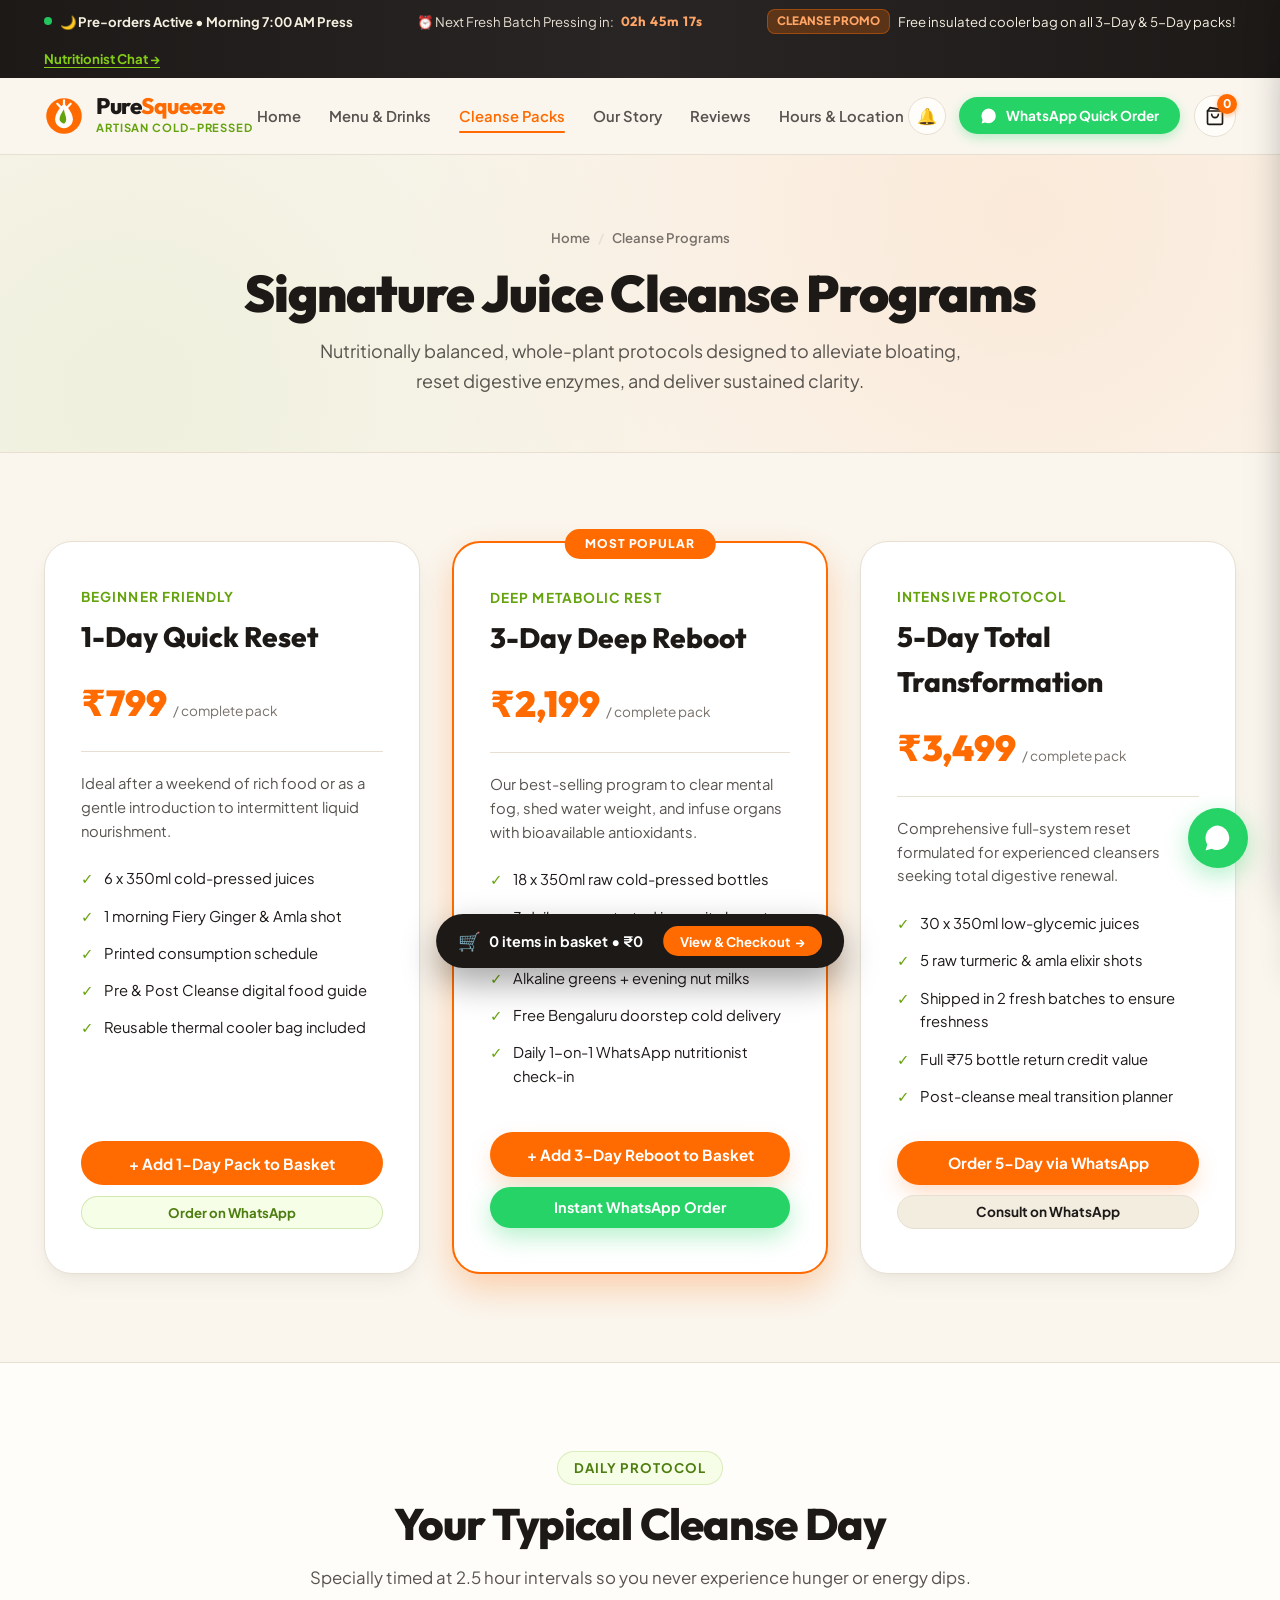
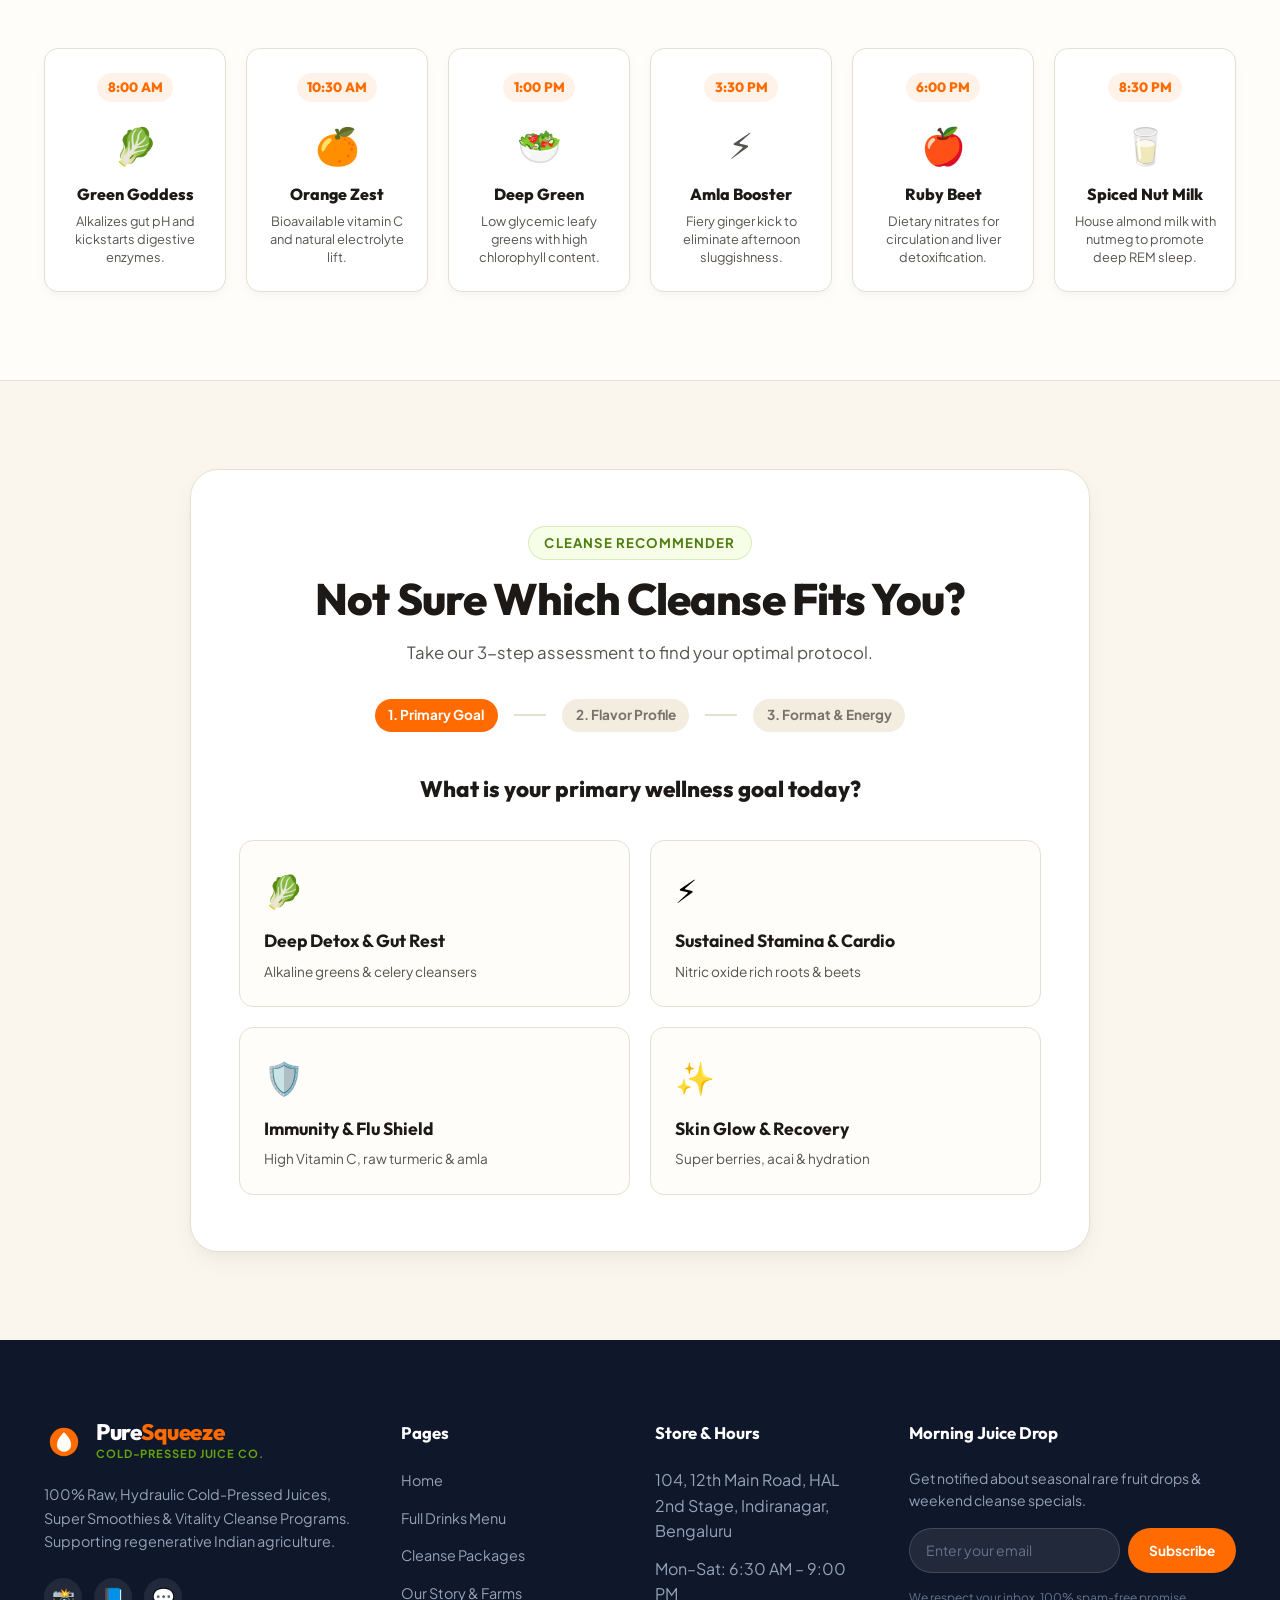
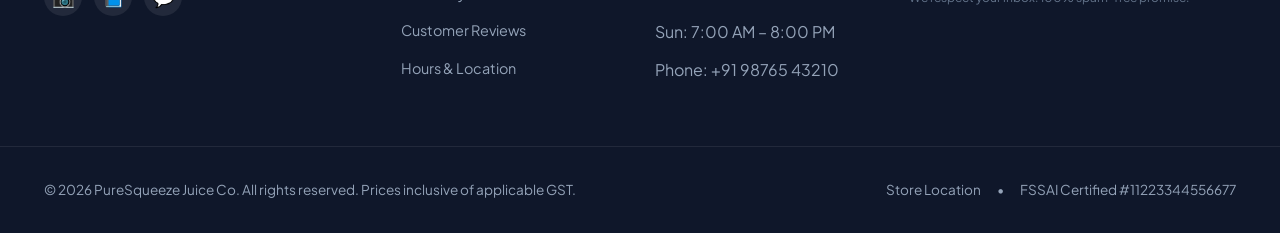
<file: cleanses.html>
<!DOCTYPE html>
<html lang="en">
<head>
  <meta charset="UTF-8">
  <meta name="viewport" content="width=device-width, initial-scale=1.0">
  <meta name="description" content="Nutritional Cold-Pressed Juice Cleanse Programs by PureSqueeze. 1-Day, 3-Day, and 5-Day resets with printed daily consumption schedules and free Bengaluru delivery.">
  <meta name="theme-color" content="#FF6B00">
  <title>Cleanse Programs &amp; Protocols | PureSqueeze Juice Co.</title>

  <!-- Google Fonts: Plus Jakarta Sans & Outfit -->
  <link rel="preconnect" href="https://fonts.googleapis.com">
  <link rel="preconnect" href="https://fonts.gstatic.com" crossorigin>
  <link href="https://fonts.googleapis.com/css2?family=Outfit:wght@400;500;600;700;800;900&family=Plus+Jakarta+Sans:wght@400;500;600;700&display=swap" rel="stylesheet">

  <!-- Main Stylesheet -->
  <link rel="stylesheet" href="style.css">
</head>
<body>

  <!-- ================= ANNOUNCEMENT BAR ================= -->
  <aside class="announcement-bar" aria-label="Store Announcement">
    <div class="container announcement-inner">
      <div class="status-live-indicator">
        <span class="live-dot"></span>
        <span id="storeStatusText">Open Now • Indiranagar Hub</span>
      </div>
      <div class="batch-countdown">
        <span>⏰ Next Fresh Batch Pressing in:</span>
        <strong id="batchCountdownTimer">02h 45m 18s</strong>
      </div>
      <div class="announcement-promo">
        <span class="promo-code-tag">CLEANSE PROMO</span>
        <span class="promo-desc">Free insulated cooler bag on all 3-Day &amp; 5-Day packs!</span>
      </div>
      <a href="https://wa.me/919876543210?text=Hi%20PureSqueeze!%20I'd%20like%20to%20consult%20a%20nutritionist%20about%20cleanses." target="_blank" rel="noopener noreferrer" class="announcement-link">
        Nutritionist Chat &rarr;
      </a>
    </div>
  </aside>

  <!-- ================= STICKY HEADER & NAVIGATION ================= -->
  <header class="site-header" id="header">
    <div class="container header-inner">
      <a href="index.html" class="brand-logo" aria-label="PureSqueeze Home">
        <div class="logo-mark" aria-hidden="true">
          <svg viewBox="0 0 36 36" fill="none" xmlns="http://www.w3.org/2000/svg">
            <circle cx="18" cy="18" r="16" fill="#FF6B00"/>
            <path d="M18 7C18 7 10 14 10 21C10 25.4 13.6 29 18 29C22.4 29 26 25.4 26 21C26 14 18 7 18 7Z" fill="#FFFDF9"/>
            <path d="M14 21C14 18 16 15 18 12C18 15 20 18 20 21C20 23.2 18.5 25 18 25C17.5 25 14 23.2 14 21Z" fill="#65A30D"/>
            <path d="M18 4V8M24 7L21 10M12 7L15 10" stroke="#FFFDF9" stroke-width="2" stroke-linecap="round"/>
          </svg>
        </div>
        <div class="logo-text">
          <span class="logo-title">Pure<span class="text-orange">Squeeze</span></span>
          <span class="logo-sub">Artisan Cold-Pressed</span>
        </div>
      </a>

      <!-- Desktop Navigation Links -->
      <nav class="nav-desktop" aria-label="Main Navigation">
        <ul class="nav-links">
          <li><a href="index.html" class="nav-link">Home</a></li>
          <li><a href="menu.html" class="nav-link">Menu &amp; Drinks</a></li>
          <li><a href="cleanses.html" class="nav-link active">Cleanse Packs</a></li>
          <li><a href="about.html" class="nav-link">Our Story</a></li>
          <li><a href="reviews.html" class="nav-link">Reviews</a></li>
          <li><a href="contact.html" class="nav-link">Hours &amp; Location</a></li>
        </ul>
      </nav>

      <!-- Header Action Buttons -->
      <div class="header-actions">
        <button id="soundToggleBtn" class="action-icon-btn" title="Toggle audio feedback" aria-label="Toggle Sound Effects">
          <span id="soundIcon">🔔</span>
        </button>

        <a href="https://wa.me/919876543210?text=Hi%20PureSqueeze!%20I%20would%20like%20to%20order%20a%20juice%20cleanse." target="_blank" rel="noopener noreferrer" class="btn btn-whatsapp-header">
          <svg class="whatsapp-icon" viewBox="0 0 24 24" fill="currentColor" width="18" height="18"><path d="M12.031 2C6.51 2 2.015 6.495 2.015 12.016c0 1.83.498 3.619 1.442 5.187L2 22l4.943-1.428a9.98 9.98 0 004.088 1.045h.004c5.52 0 10.015-4.495 10.015-10.016A10.02 10.02 0 0012.031 2z"/></svg>
          <span>WhatsApp Quick Order</span>
        </a>

        <button id="cartToggleBtn" class="cart-btn" aria-label="View Order Basket">
          <svg viewBox="0 0 24 24" fill="none" stroke="currentColor" stroke-width="2" stroke-linecap="round" stroke-linejoin="round" width="20" height="20">
            <path d="M6 2L3 6v14a2 2 0 002 2h14a2 2 0 002-2V6l-3-2z"></path>
            <line x1="3" y1="6" x2="21" y2="6"></line>
            <path d="M16 10a4 4 0 01-8 0"></path>
          </svg>
          <span class="cart-badge" id="cartCount">0</span>
        </button>

        <button id="mobileNavToggle" class="mobile-nav-toggle" aria-label="Toggle navigation menu" aria-expanded="false">
          <span class="hamburger-bar"></span>
          <span class="hamburger-bar"></span>
          <span class="hamburger-bar"></span>
        </button>
      </div>
    </div>

    <!-- Mobile Navigation Drawer -->
    <div id="mobileDrawer" class="mobile-drawer" aria-hidden="true">
      <div class="mobile-drawer-content">
        <div class="mobile-drawer-header">
          <span class="brand-title">Menu Navigation</span>
          <button id="mobileDrawerClose" class="drawer-close-btn" aria-label="Close navigation">&times;</button>
        </div>
        <ul class="mobile-nav-list">
          <li><a href="index.html" class="mobile-nav-link">🏠 Home</a></li>
          <li><a href="menu.html" class="mobile-nav-link">🥤 Full Drinks Menu</a></li>
          <li><a href="cleanses.html" class="mobile-nav-link active">🌱 Cleanse Programs</a></li>
          <li><a href="about.html" class="mobile-nav-link">🌿 Our Story &amp; Farms</a></li>
          <li><a href="reviews.html" class="mobile-nav-link">⭐ Customer Reviews</a></li>
          <li><a href="contact.html" class="mobile-nav-link">📍 Hours &amp; Location</a></li>
        </ul>
        <div class="mobile-drawer-footer">
          <a href="https://wa.me/919876543210?text=Hi%20PureSqueeze!%20I%20would%20like%20to%20order%20cold-pressed%20juices." target="_blank" rel="noopener noreferrer" class="btn btn-whatsapp-full">
            Order on WhatsApp (+91 98765 43210)
          </a>
        </div>
      </div>
    </div>
    <div id="drawerOverlay" class="drawer-overlay" aria-hidden="true"></div>
  </header>

  <!-- ================= PAGE BANNER ================= -->
  <section class="page-hero-banner">
    <div class="container">
      <nav class="breadcrumb-nav" aria-label="Breadcrumb">
        <a href="index.html">Home</a>
        <span class="breadcrumb-separator">/</span>
        <span>Cleanse Programs</span>
      </nav>
      <h1 class="page-banner-title">Signature Juice Cleanse Programs</h1>
      <p class="page-banner-sub">
        Nutritionally balanced, whole-plant protocols designed to alleviate bloating, reset digestive enzymes, and deliver sustained clarity.
      </p>
    </div>
  </section>

  <main>
    <!-- ================= CLEANSE PLANS GRID ================= -->
    <section class="section">
      <div class="container">
        <div class="cleanse-plans-grid">
          
          <!-- Plan 1: 1-Day Quick Reset -->
          <article class="cleanse-plan-card">
            <span class="plan-tier-name">Beginner Friendly</span>
            <h2 class="plan-title">1-Day Quick Reset</h2>
            <div class="plan-price-block">
              <span class="plan-price-num">₹799</span>
              <span class="plan-price-label">/ complete pack</span>
            </div>
            <p class="section-subtitle" style="font-size: 0.925rem; margin-bottom: 1.5rem;">
              Ideal after a weekend of rich food or as a gentle introduction to intermittent liquid nourishment.
            </p>
            <ul class="plan-features-list">
              <li><span>✓</span> 6 x 350ml cold-pressed juices</li>
              <li><span>✓</span> 1 morning Fiery Ginger &amp; Amla shot</li>
              <li><span>✓</span> Printed consumption schedule</li>
              <li><span>✓</span> Pre &amp; Post Cleanse digital food guide</li>
              <li><span>✓</span> Reusable thermal cooler bag included</li>
            </ul>
            <div style="display: flex; flex-direction: column; gap: 0.65rem;">
              <button class="btn btn-add-cart btn-quick-add" data-id="7" style="padding: 0.85rem; font-size: 0.95rem;">
                + Add 1-Day Pack to Basket
              </button>
              <a href="https://wa.me/919876543210?text=Hi%20PureSqueeze!%20I'd%20like%20to%20order%20the%201-Day%20Quick%20Reset%20Pack%20(₹799)." target="_blank" rel="noopener noreferrer" class="btn btn-wa-quick" style="text-align: center;">
                Order on WhatsApp
              </a>
            </div>
          </article>

          <!-- Plan 2: 3-Day Deep Reboot (Featured) -->
          <article class="cleanse-plan-card featured-plan">
            <span class="plan-ribbon">Most Popular</span>
            <span class="plan-tier-name">Deep Metabolic Rest</span>
            <h2 class="plan-title">3-Day Deep Reboot</h2>
            <div class="plan-price-block">
              <span class="plan-price-num">₹2,199</span>
              <span class="plan-price-label">/ complete pack</span>
            </div>
            <p class="section-subtitle" style="font-size: 0.925rem; margin-bottom: 1.5rem;">
              Our best-selling program to clear mental fog, shed water weight, and infuse organs with bioavailable antioxidants.
            </p>
            <ul class="plan-features-list">
              <li><span>✓</span> 18 x 350ml raw cold-pressed bottles</li>
              <li><span>✓</span> 3 daily concentrated immunity booster shots</li>
              <li><span>✓</span> Alkaline greens + evening nut milks</li>
              <li><span>✓</span> Free Bengaluru doorstep cold delivery</li>
              <li><span>✓</span> Daily 1-on-1 WhatsApp nutritionist check-in</li>
            </ul>
            <div style="display: flex; flex-direction: column; gap: 0.65rem;">
              <button class="btn btn-primary-hero btn-quick-add" data-id="8" style="padding: 0.85rem; font-size: 0.95rem;">
                + Add 3-Day Reboot to Basket
              </button>
              <a href="https://wa.me/919876543210?text=Hi%20PureSqueeze!%20I'd%20like%20to%20order%20the%203-Day%20Deep%20Reboot%20Cleanse%20(₹2,199)." target="_blank" rel="noopener noreferrer" class="btn btn-whatsapp-hero" style="font-size: 0.9rem; padding: 0.75rem;">
                Instant WhatsApp Order
              </a>
            </div>
          </article>

          <!-- Plan 3: 5-Day Master Cleanse -->
          <article class="cleanse-plan-card">
            <span class="plan-tier-name">Intensive Protocol</span>
            <h2 class="plan-title">5-Day Total Transformation</h2>
            <div class="plan-price-block">
              <span class="plan-price-num">₹3,499</span>
              <span class="plan-price-label">/ complete pack</span>
            </div>
            <p class="section-subtitle" style="font-size: 0.925rem; margin-bottom: 1.5rem;">
              Comprehensive full-system reset formulated for experienced cleansers seeking total digestive renewal.
            </p>
            <ul class="plan-features-list">
              <li><span>✓</span> 30 x 350ml low-glycemic juices</li>
              <li><span>✓</span> 5 raw turmeric &amp; amla elixir shots</li>
              <li><span>✓</span> Shipped in 2 fresh batches to ensure freshness</li>
              <li><span>✓</span> Full ₹75 bottle return credit value</li>
              <li><span>✓</span> Post-cleanse meal transition planner</li>
            </ul>
            <div style="display: flex; flex-direction: column; gap: 0.65rem;">
              <a href="https://wa.me/919876543210?text=Hi%20PureSqueeze!%20I'd%20like%20to%20order%20the%205-Day%20Total%20Transformation%20Cleanse%20(₹3,499)." target="_blank" rel="noopener noreferrer" class="btn btn-primary-hero" style="padding: 0.85rem; font-size: 0.95rem; text-align: center;">
                Order 5-Day via WhatsApp
              </a>
              <button class="btn btn-secondary-sm" onclick="showToast('Please consult our nutritionist on WhatsApp for 5-day customized blends!', '🌿')">
                Consult on WhatsApp
              </button>
            </div>
          </article>

        </div>
      </div>
    </section>

    <!-- ================= DAILY CLEANSE SCHEDULE TIMELINE ================= -->
    <section class="section cleanse-timeline-section">
      <div class="container">
        <div class="section-header text-center">
          <span class="section-tag">Daily Protocol</span>
          <h2 class="section-title">Your Typical Cleanse Day</h2>
          <p class="section-subtitle">Specially timed at 2.5 hour intervals so you never experience hunger or energy dips.</p>
        </div>

        <div class="timeline-grid">
          <div class="timeline-step-card">
            <span class="step-time">8:00 AM</span>
            <div class="step-drink-icon">🥬</div>
            <h3 class="step-drink-name">Green Goddess</h3>
            <p class="step-drink-purpose">Alkalizes gut pH and kickstarts digestive enzymes.</p>
          </div>

          <div class="timeline-step-card">
            <span class="step-time">10:30 AM</span>
            <div class="step-drink-icon">🍊</div>
            <h3 class="step-drink-name">Orange Zest</h3>
            <p class="step-drink-purpose">Bioavailable vitamin C and natural electrolyte lift.</p>
          </div>

          <div class="timeline-step-card">
            <span class="step-time">1:00 PM</span>
            <div class="step-drink-icon">🥗</div>
            <h3 class="step-drink-name">Deep Green</h3>
            <p class="step-drink-purpose">Low glycemic leafy greens with high chlorophyll content.</p>
          </div>

          <div class="timeline-step-card">
            <span class="step-time">3:30 PM</span>
            <div class="step-drink-icon">⚡</div>
            <h3 class="step-drink-name">Amla Booster</h3>
            <p class="step-drink-purpose">Fiery ginger kick to eliminate afternoon sluggishness.</p>
          </div>

          <div class="timeline-step-card">
            <span class="step-time">6:00 PM</span>
            <div class="step-drink-icon">🍎</div>
            <h3 class="step-drink-name">Ruby Beet</h3>
            <p class="step-drink-purpose">Dietary nitrates for circulation and liver detoxification.</p>
          </div>

          <div class="timeline-step-card">
            <span class="step-time">8:30 PM</span>
            <div class="step-drink-icon">🥛</div>
            <h3 class="step-drink-name">Spiced Nut Milk</h3>
            <p class="step-drink-purpose">House almond milk with nutmeg to promote deep REM sleep.</p>
          </div>
        </div>
      </div>
    </section>

    <!-- ================= QUIZ WIZARD ================= -->
    <section class="section quiz-section" id="quiz">
      <div class="container">
        <div class="quiz-card-wrapper">
          <div class="quiz-header text-center">
            <span class="section-tag">Cleanse Recommender</span>
            <h2 class="section-title">Not Sure Which Cleanse Fits You?</h2>
            <p class="section-subtitle">Take our 3-step assessment to find your optimal protocol.</p>
          </div>

          <div class="quiz-steps-indicator">
            <div class="quiz-step-dot active" data-step="1">1. Primary Goal</div>
            <div class="quiz-step-line"></div>
            <div class="quiz-step-dot" data-step="2">2. Flavor Profile</div>
            <div class="quiz-step-line"></div>
            <div class="quiz-step-dot" data-step="3">3. Format &amp; Energy</div>
          </div>

          <div class="quiz-step-pane active" id="quizStep1">
            <h3 class="quiz-question">What is your primary wellness goal today?</h3>
            <div class="quiz-options-grid">
              <button class="quiz-option-btn" data-goal="detox">
                <span class="opt-icon">🥬</span>
                <strong>Deep Detox &amp; Gut Rest</strong>
                <small>Alkaline greens &amp; celery cleansers</small>
              </button>
              <button class="quiz-option-btn" data-goal="energy">
                <span class="opt-icon">⚡</span>
                <strong>Sustained Stamina &amp; Cardio</strong>
                <small>Nitric oxide rich roots &amp; beets</small>
              </button>
              <button class="quiz-option-btn" data-goal="immunity">
                <span class="opt-icon">🛡️</span>
                <strong>Immunity &amp; Flu Shield</strong>
                <small>High Vitamin C, raw turmeric &amp; amla</small>
              </button>
              <button class="quiz-option-btn" data-goal="glow">
                <span class="opt-icon">✨</span>
                <strong>Skin Glow &amp; Recovery</strong>
                <small>Super berries, acai &amp; hydration</small>
              </button>
            </div>
          </div>

          <div class="quiz-step-pane" id="quizStep2">
            <h3 class="quiz-question">What flavor profile do you crave?</h3>
            <div class="quiz-options-grid">
              <button class="quiz-option-btn" data-flavor="citrus">
                <span class="opt-icon">🍊</span>
                <strong>Zesty &amp; Refreshing Citrus</strong>
                <small>Sweet orange, mosambi &amp; mint</small>
              </button>
              <button class="quiz-option-btn" data-flavor="earthy">
                <span class="opt-icon">🥗</span>
                <strong>Pure Earthy Green &amp; Crisp</strong>
                <small>Cucumber, celery, apple &amp; greens</small>
              </button>
              <button class="quiz-option-btn" data-flavor="tropical">
                <span class="opt-icon">🥭</span>
                <strong>Creamy &amp; Tropical Sweet</strong>
                <small>Alphonso mango, coconut &amp; banana</small>
              </button>
              <button class="quiz-option-btn" data-flavor="spicy">
                <span class="opt-icon">🔥</span>
                <strong>Fiery &amp; Concentrated Kick</strong>
                <small>Raw ginger, black pepper &amp; amla</small>
              </button>
            </div>
            <div class="quiz-nav-row">
              <button class="btn btn-secondary-sm quiz-back-btn" data-back="1">&larr; Back</button>
            </div>
          </div>

          <div class="quiz-step-pane" id="quizStep3">
            <h3 class="quiz-question">How do you prefer to consume it?</h3>
            <div class="quiz-options-grid">
              <button class="quiz-option-btn" data-format="bottle">
                <span class="opt-icon">🥤</span>
                <strong>Single 350ml Daily Refresher</strong>
                <small>Perfect morning or mid-day sip</small>
              </button>
              <button class="quiz-option-btn" data-format="shot">
                <span class="opt-icon">⚡</span>
                <strong>Concentrated 60ml Potent Shot</strong>
                <small>Rapid 15-minute bioavailable surge</small>
              </button>
              <button class="quiz-option-btn" data-format="cleanse">
                <span class="opt-icon">📦</span>
                <strong>Full Multi-Bottle Cleanse Pack</strong>
                <small>Structured 1 to 3 day reset regimen</small>
              </button>
            </div>
            <div class="quiz-nav-row">
              <button class="btn btn-secondary-sm quiz-back-btn" data-back="2">&larr; Back</button>
            </div>
          </div>

          <div class="quiz-result-pane" id="quizResultPane">
            <div class="quiz-result-card" id="quizResultCard"></div>
            <div class="text-center quiz-restart-row">
              <button class="btn btn-secondary-sm" id="quizRestartBtn">🔄 Retake Quiz</button>
            </div>
          </div>
        </div>
      </div>
    </section>
  </main>

  <!-- ================= FOOTER ================= -->
  <footer class="site-footer">
    <div class="container footer-grid">
      <div class="footer-col brand-col">
        <div class="brand-logo footer-logo">
          <div class="logo-mark" aria-hidden="true">
            <svg viewBox="0 0 36 36" fill="none" width="32" height="32">
              <circle cx="18" cy="18" r="16" fill="#FF6B00"/>
              <path d="M18 7C18 7 10 14 10 21C10 25.4 13.6 29 18 29C22.4 29 26 25.4 26 21C26 14 18 7 18 7Z" fill="#FFFDF9"/>
            </svg>
          </div>
          <div class="logo-text">
            <span class="logo-title text-light">Pure<span class="text-orange">Squeeze</span></span>
            <span class="logo-sub text-muted">Cold-Pressed Juice Co.</span>
          </div>
        </div>
        <p class="footer-bio">
          100% Raw, Hydraulic Cold-Pressed Juices, Super Smoothies &amp; Vitality Cleanse Programs. Supporting regenerative Indian agriculture.
        </p>
        <div class="footer-socials">
          <a href="https://instagram.com" target="_blank" rel="noopener noreferrer" aria-label="Instagram" class="social-icon">📸</a>
          <a href="https://facebook.com" target="_blank" rel="noopener noreferrer" aria-label="Facebook" class="social-icon">📘</a>
          <a href="https://wa.me/919876543210" target="_blank" rel="noopener noreferrer" aria-label="WhatsApp" class="social-icon">💬</a>
        </div>
      </div>

      <div class="footer-col">
        <h4 class="footer-heading">Pages</h4>
        <ul class="footer-links">
          <li><a href="index.html">Home</a></li>
          <li><a href="menu.html">Full Drinks Menu</a></li>
          <li><a href="cleanses.html">Cleanse Packages</a></li>
          <li><a href="about.html">Our Story &amp; Farms</a></li>
          <li><a href="reviews.html">Customer Reviews</a></li>
          <li><a href="contact.html">Hours &amp; Location</a></li>
        </ul>
      </div>

      <div class="footer-col">
        <h4 class="footer-heading">Store &amp; Hours</h4>
        <ul class="footer-links">
          <li>104, 12th Main Road, HAL 2nd Stage, Indiranagar, Bengaluru</li>
          <li>Mon–Sat: 6:30 AM – 9:00 PM</li>
          <li>Sun: 7:00 AM – 8:00 PM</li>
          <li>Phone: +91 98765 43210</li>
        </ul>
      </div>

      <div class="footer-col newsletter-col">
        <h4 class="footer-heading">Morning Juice Drop</h4>
        <p class="newsletter-sub">Get notified about seasonal rare fruit drops &amp; weekend cleanse specials.</p>
        <form id="newsletterForm" class="newsletter-form">
          <input type="email" id="newsletterEmail" placeholder="Enter your email" required>
          <button type="submit" class="btn btn-primary-sm">Subscribe</button>
        </form>
        <small class="newsletter-privacy">We respect your inbox. 100% spam-free promise.</small>
      </div>
    </div>

    <div class="footer-bottom">
      <div class="container footer-bottom-inner">
        <p>&copy; 2026 PureSqueeze Juice Co. All rights reserved. Prices inclusive of applicable GST.</p>
        <div class="footer-bottom-links">
          <a href="contact.html">Store Location</a>
          <span>•</span>
          <a href="#">FSSAI Certified #11223344556677</a>
        </div>
      </div>
    </div>
  </footer>

  <!-- ================= ADVANCED CART DRAWER ================= -->
  <aside id="cartDrawer" class="cart-drawer" aria-label="WhatsApp Order Basket" aria-hidden="true">
    <div class="cart-drawer-inner">
      <div class="cart-header">
        <div class="cart-title-box">
          <span class="cart-icon">🛍️</span>
          <h3>Your Juice Basket</h3>
        </div>
        <button id="cartCloseBtn" class="cart-close-btn" aria-label="Close Basket">&times;</button>
      </div>

      <div class="delivery-progress-container">
        <div class="delivery-progress-label">
          <span id="deliveryProgressText">Add ₹499 more for Free Delivery!</span>
        </div>
        <div class="progress-track">
          <div class="progress-fill" id="deliveryProgressFill" style="width: 0%;"></div>
        </div>
      </div>

      <div class="cart-items-list" id="cartItemsList"></div>

      <div class="cart-promo-section">
        <div class="promo-input-group">
          <input type="text" id="promoCodeInput" placeholder="Promo code (e.g. FRESH15)">
          <button id="applyPromoBtn" class="btn btn-secondary-sm">Apply</button>
        </div>
        <div id="promoMessage" class="promo-msg"></div>
      </div>

      <div class="cart-delivery-slot">
        <label for="deliverySlotSelect">Preferred Delivery Slot:</label>
        <select id="deliverySlotSelect">
          <option value="Morning Delivery (7:00 AM – 9:00 AM)">Morning Delivery (7:00 AM – 9:00 AM)</option>
          <option value="Mid-day Delivery (12:00 PM – 2:00 PM)">Mid-day Delivery (12:00 PM – 2:00 PM)</option>
          <option value="Evening Delivery (5:00 PM – 7:00 PM)">Evening Delivery (5:00 PM – 7:00 PM)</option>
          <option value="Immediate Express (within 45 mins)">Immediate Express (within 45 mins)</option>
        </select>
      </div>

      <div class="cart-footer">
        <div class="cart-summary-breakdown">
          <div class="summary-line">
            <span>Item Subtotal:</span>
            <span id="cartSubtotalText">₹0</span>
          </div>
          <div class="summary-line" id="discountRow" style="display: none;">
            <span>Discount Applied:</span>
            <span class="text-orange" id="cartDiscountText">-₹0</span>
          </div>
          <div class="summary-line">
            <span>Delivery Fee:</span>
            <span id="cartDeliveryFeeText">₹40</span>
          </div>
          <div class="summary-line total-line">
            <strong>Grand Total:</strong>
            <strong id="cartGrandTotal">₹0</strong>
          </div>
        </div>

        <button id="whatsappCheckoutBtn" class="btn btn-whatsapp-full" disabled>
          <span>Confirm on WhatsApp</span>
          <svg class="whatsapp-icon" viewBox="0 0 24 24" fill="currentColor" width="18" height="18"><path d="M12.031 2C6.51 2 2.015 6.495 2.015 12.016c0 1.83.498 3.619 1.442 5.187L2 22l4.943-1.428a9.98 9.98 0 004.088 1.045h.004c5.52 0 10.015-4.495 10.015-10.016A10.02 10.02 0 0012.031 2z"/></svg>
        </button>
      </div>
    </div>
  </aside>
  <div id="cartOverlay" class="cart-overlay" aria-hidden="true"></div>

  <!-- ================= FLOATING CART PILL & WHATSAPP ================= -->
  <div id="floatingCartPill" class="floating-cart-pill" aria-hidden="true">
    <div class="pill-content">
      <span class="pill-icon">🛒</span>
      <span id="floatingCartPillText">0 items in basket • ₹0</span>
    </div>
    <button id="floatingCartPillBtn" class="btn btn-pill-order">
      <span>View &amp; Checkout</span>
      &rarr;
    </button>
  </div>

  <a 
    href="https://wa.me/919876543210?text=Hi%20PureSqueeze!%20I'd%20like%20to%20order%20a%20juice%20cleanse%20pack." 
    target="_blank" 
    rel="noopener noreferrer" 
    class="floating-whatsapp-btn" 
    aria-label="Order on WhatsApp (+91 98765 43210)"
    title="Instant WhatsApp Order"
  >
    <svg class="whatsapp-icon" viewBox="0 0 24 24" fill="currentColor" width="30" height="30" aria-hidden="true">
      <path d="M12.031 2C6.51 2 2.015 6.495 2.015 12.016c0 1.83.498 3.619 1.442 5.187L2 22l4.943-1.428a9.98 9.98 0 004.088 1.045h.004c5.52 0 10.015-4.495 10.015-10.016A10.02 10.02 0 0012.031 2z"/>
    </svg>
    <span class="whatsapp-tooltip">Order on WhatsApp</span>
  </a>

  <div id="toastNotification" class="toast-box" role="status" aria-live="polite"></div>

  <script src="script.js"></script>
</body>
</html>
</file>
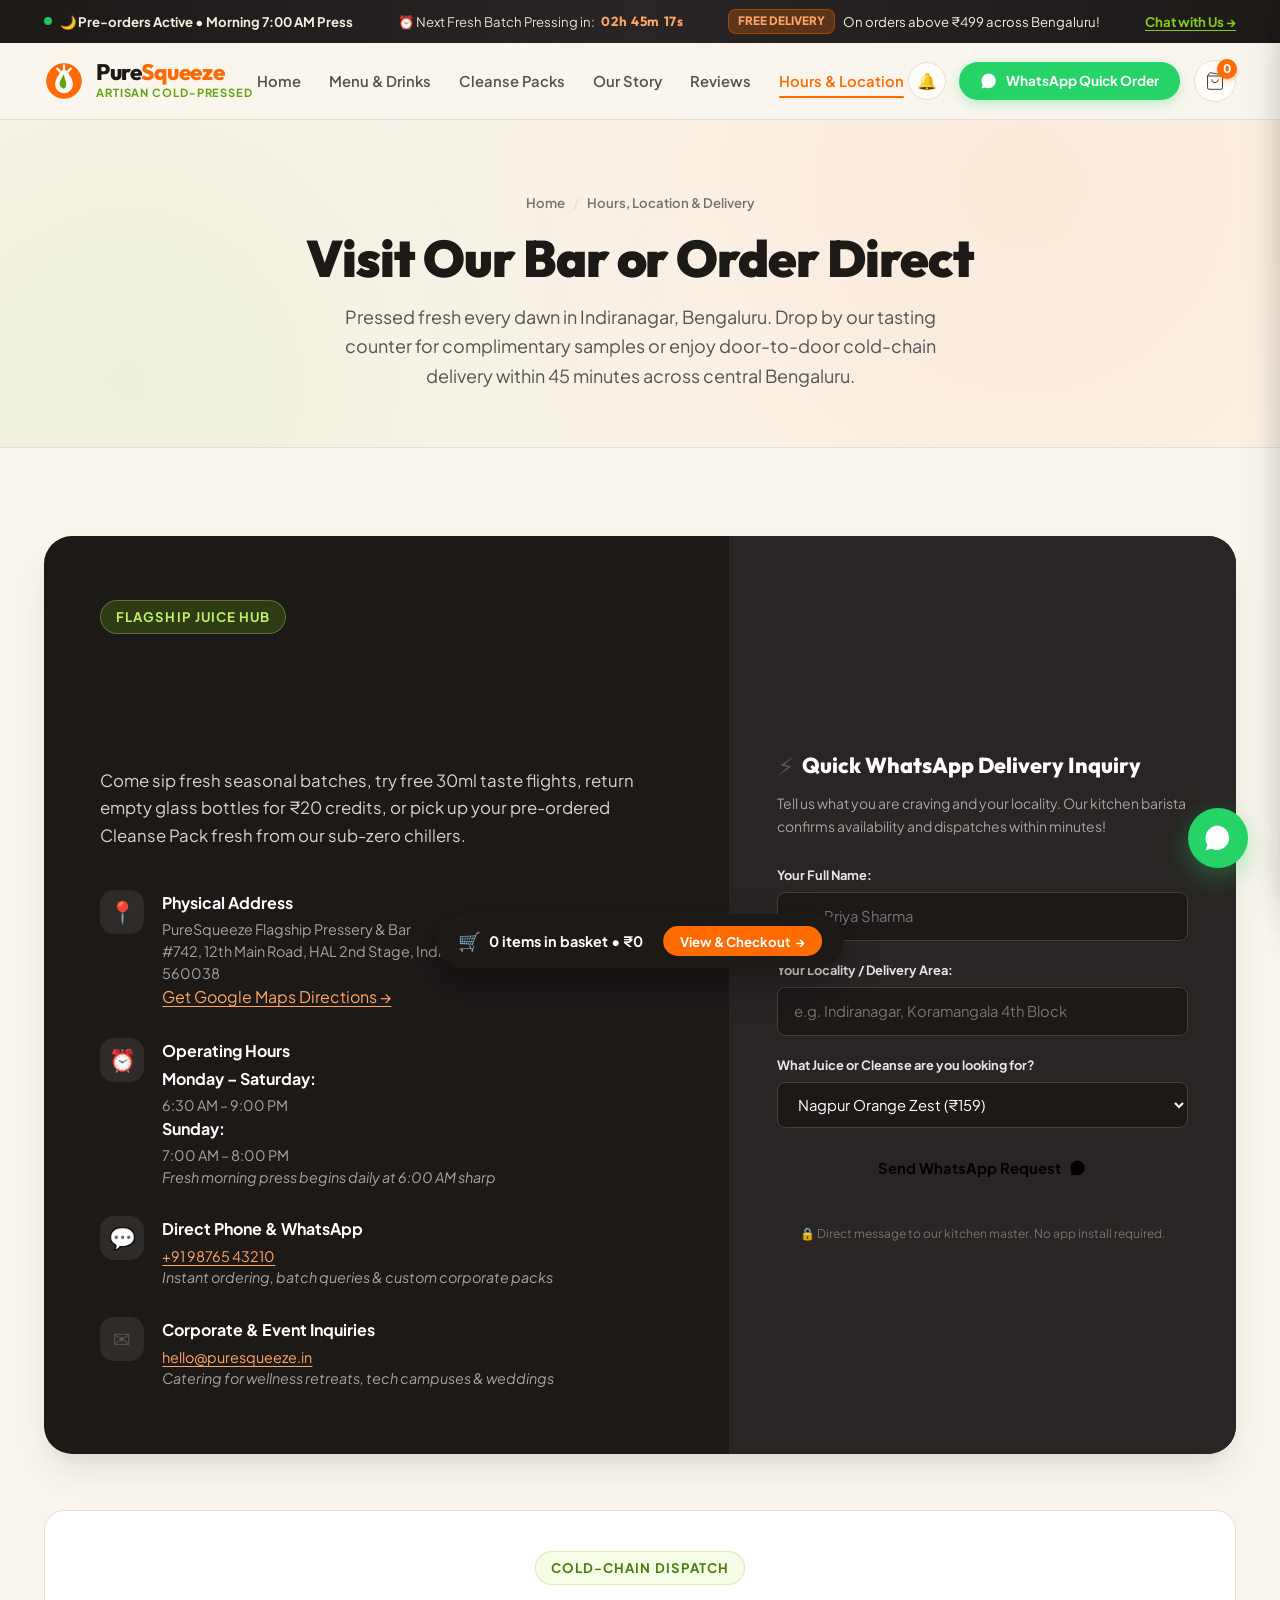
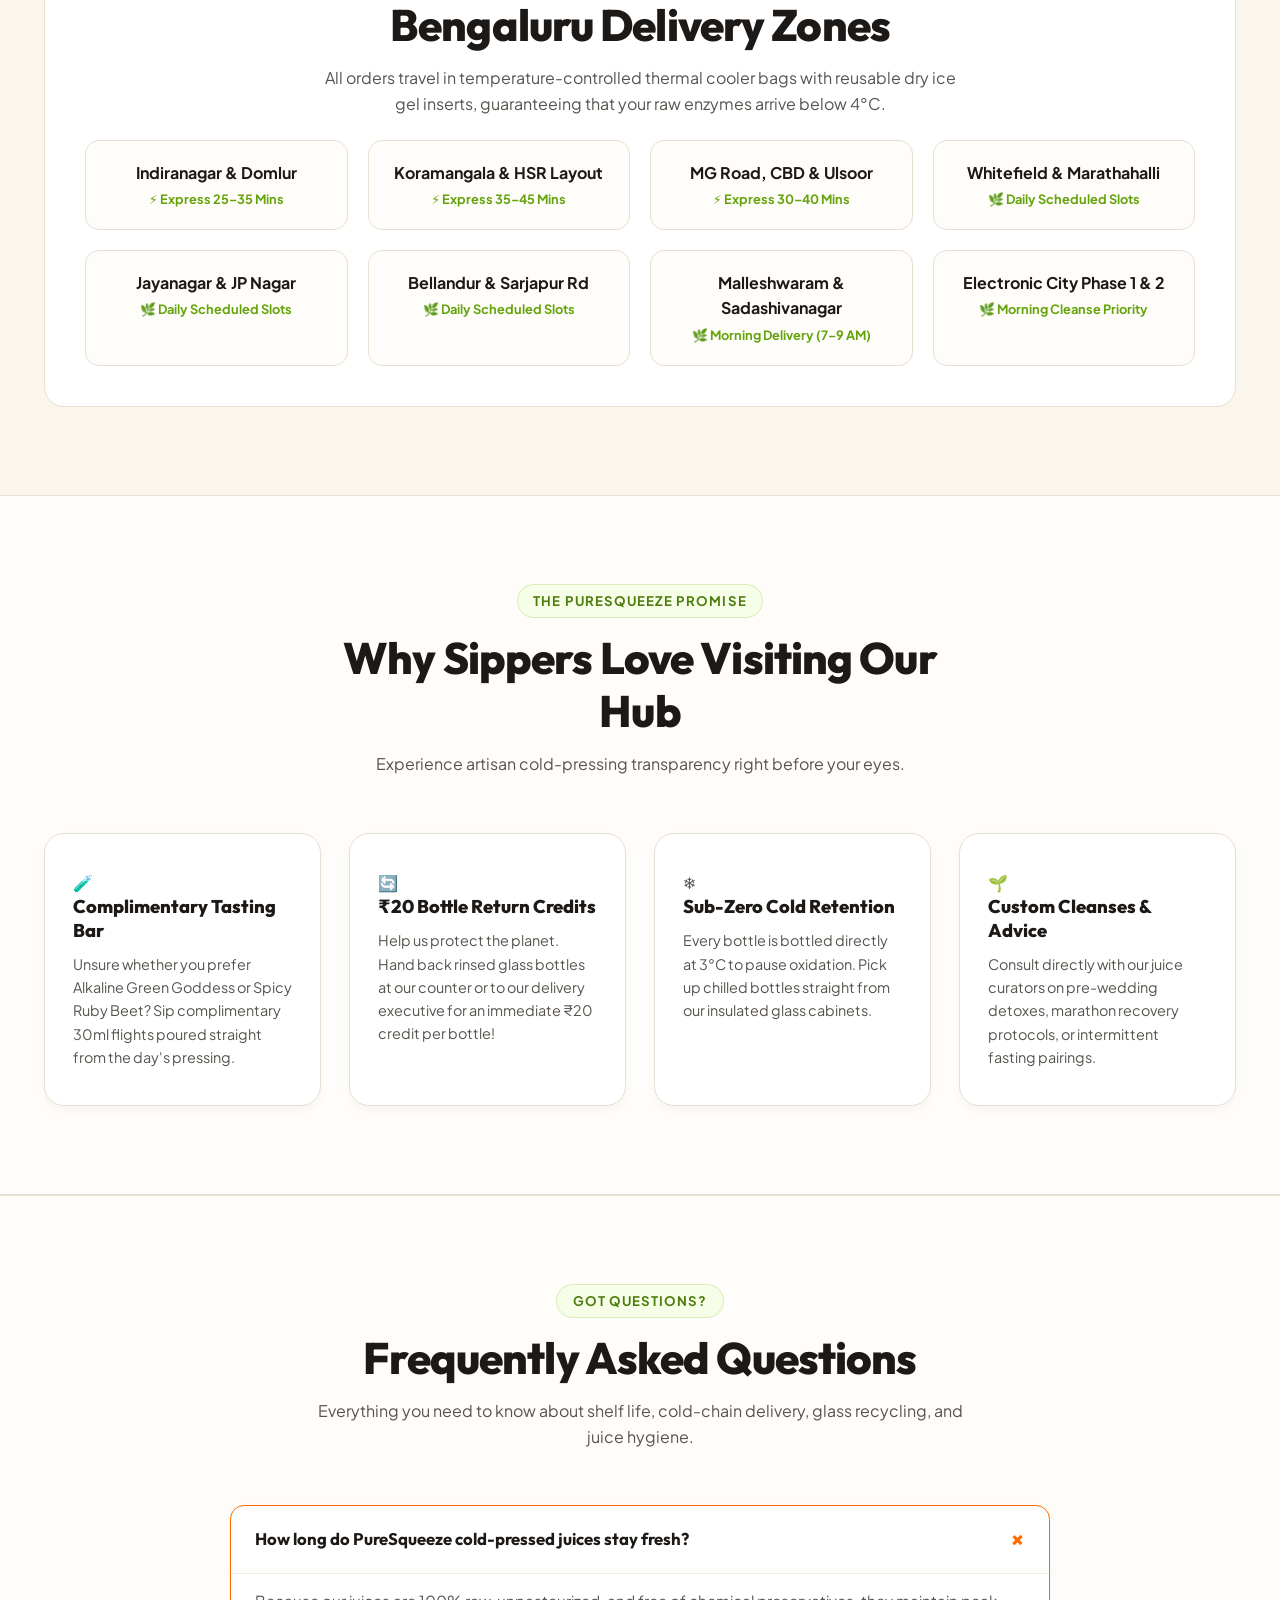
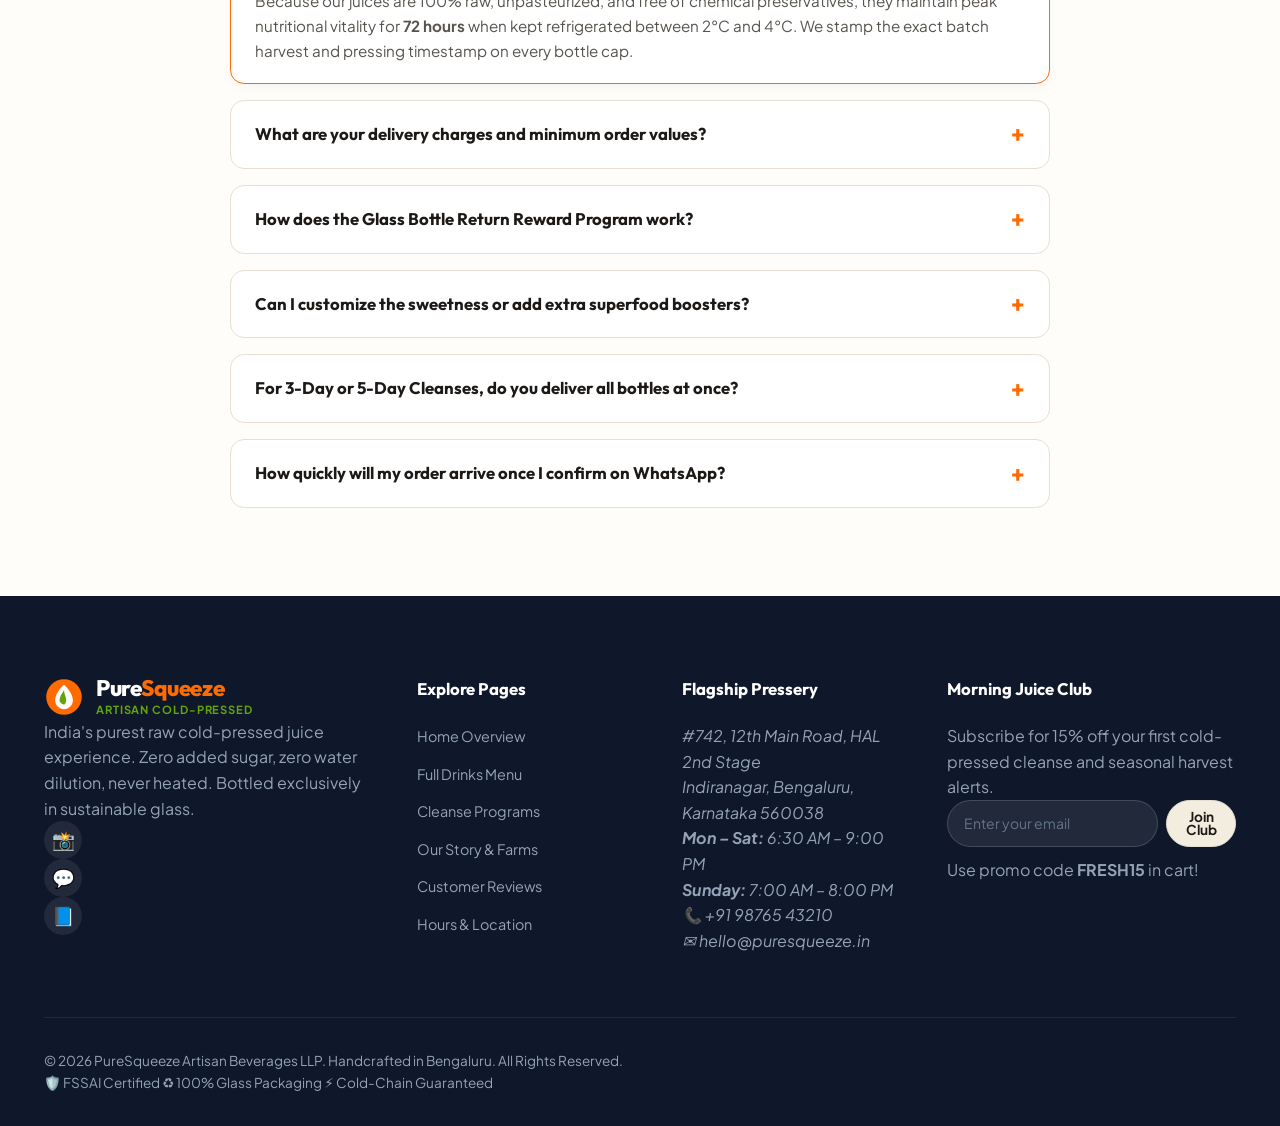
<file: contact.html>
<!DOCTYPE html>
<html lang="en">
<head>
  <meta charset="UTF-8">
  <meta name="viewport" content="width=device-width, initial-scale=1.0">
  <meta name="description" content="Visit PureSqueeze cold-pressed juice bar in Indiranagar, Bengaluru or order doorstep cold-chain delivery. Check store hours, delivery zones, and FAQs.">
  <meta name="theme-color" content="#FF6B00">
  <title>Hours, Location &amp; Delivery | PureSqueeze Artisan Cold-Pressed</title>

  <!-- Google Fonts: Plus Jakarta Sans & Outfit -->
  <link rel="preconnect" href="https://fonts.googleapis.com">
  <link rel="preconnect" href="https://fonts.gstatic.com" crossorigin>
  <link href="https://fonts.googleapis.com/css2?family=Outfit:wght@400;500;600;700;800;900&family=Plus+Jakarta+Sans:wght@400;500;600;700&display=swap" rel="stylesheet">

  <!-- Main Stylesheet -->
  <link rel="stylesheet" href="style.css">
</head>
<body>

  <!-- ================= ANNOUNCEMENT BAR ================= -->
  <aside class="announcement-bar" aria-label="Store Announcement">
    <div class="container announcement-inner">
      <div class="status-live-indicator">
        <span class="live-dot"></span>
        <span id="storeStatusText">Open Now • Indiranagar Hub</span>
      </div>
      <div class="batch-countdown">
        <span>⏰ Next Fresh Batch Pressing in:</span>
        <strong id="batchCountdownTimer">02h 45m 18s</strong>
      </div>
      <div class="announcement-promo">
        <span class="promo-code-tag">FREE DELIVERY</span>
        <span class="promo-desc">On orders above ₹499 across Bengaluru!</span>
      </div>
      <a href="https://wa.me/919876543210?text=Hi%20PureSqueeze!%20I'd%20like%20to%20order%20cold-pressed%20juices." target="_blank" rel="noopener noreferrer" class="announcement-link">
        Chat with Us &rarr;
      </a>
    </div>
  </aside>

  <!-- ================= STICKY HEADER & NAVIGATION ================= -->
  <header class="site-header" id="header">
    <div class="container header-inner">
      <a href="index.html" class="brand-logo" aria-label="PureSqueeze Home">
        <div class="logo-mark" aria-hidden="true">
          <svg viewBox="0 0 36 36" fill="none" xmlns="http://www.w3.org/2000/svg">
            <circle cx="18" cy="18" r="16" fill="#FF6B00"/>
            <path d="M18 7C18 7 10 14 10 21C10 25.4 13.6 29 18 29C22.4 29 26 25.4 26 21C26 14 18 7 18 7Z" fill="#FFFDF9"/>
            <path d="M14 21C14 18 16 15 18 12C18 15 20 18 20 21C20 23.2 18.5 25 18 25C17.5 25 14 23.2 14 21Z" fill="#65A30D"/>
            <path d="M18 4V8M24 7L21 10M12 7L15 10" stroke="#FFFDF9" stroke-width="2" stroke-linecap="round"/>
          </svg>
        </div>
        <div class="logo-text">
          <span class="logo-title">Pure<span class="text-orange">Squeeze</span></span>
          <span class="logo-sub">Artisan Cold-Pressed</span>
        </div>
      </a>

      <!-- Desktop Navigation Links -->
      <nav class="nav-desktop" aria-label="Main Navigation">
        <ul class="nav-links">
          <li><a href="index.html" class="nav-link">Home</a></li>
          <li><a href="menu.html" class="nav-link">Menu &amp; Drinks</a></li>
          <li><a href="cleanses.html" class="nav-link">Cleanse Packs</a></li>
          <li><a href="about.html" class="nav-link">Our Story</a></li>
          <li><a href="reviews.html" class="nav-link">Reviews</a></li>
          <li><a href="contact.html" class="nav-link active">Hours &amp; Location</a></li>
        </ul>
      </nav>

      <!-- Header Action Buttons -->
      <div class="header-actions">
        <button id="soundToggleBtn" class="action-icon-btn" title="Toggle audio feedback" aria-label="Toggle Sound Effects">
          <span id="soundIcon">🔔</span>
        </button>

        <a href="https://wa.me/919876543210?text=Hi%20PureSqueeze!%20I'd%20like%20to%20order%20cold-pressed%20juices." target="_blank" rel="noopener noreferrer" class="btn btn-whatsapp-header">
          <svg class="whatsapp-icon" viewBox="0 0 24 24" fill="currentColor" width="18" height="18"><path d="M12.031 2C6.51 2 2.015 6.495 2.015 12.016c0 1.83.498 3.619 1.442 5.187L2 22l4.943-1.428a9.98 9.98 0 004.088 1.045h.004c5.52 0 10.015-4.495 10.015-10.016A10.02 10.02 0 0012.031 2z"/></svg>
          <span>WhatsApp Quick Order</span>
        </a>

        <button id="cartToggleBtn" class="cart-btn" aria-label="View Order Basket">
          <svg viewBox="0 0 24 24" fill="none" stroke="currentColor" width="20" height="20">
            <path d="M6 2L3 6v14a2 2 0 002 2h14a2 2 0 002-2V6l-3-2z"></path>
            <line x1="3" y1="6" x2="21" y2="6"></line>
            <path d="M16 10a4 4 0 01-8 0"></path>
          </svg>
          <span class="cart-badge" id="cartCount">0</span>
        </button>

        <button id="mobileNavToggle" class="mobile-nav-toggle" aria-label="Toggle navigation menu" aria-expanded="false">
          <span class="hamburger-bar"></span>
          <span class="hamburger-bar"></span>
          <span class="hamburger-bar"></span>
        </button>
      </div>
    </div>

    <!-- Mobile Drawer -->
    <div id="mobileDrawer" class="mobile-drawer" aria-hidden="true">
      <div class="mobile-drawer-content">
        <div class="mobile-drawer-header">
          <span class="brand-title">Menu Navigation</span>
          <button id="mobileDrawerClose" class="drawer-close-btn" aria-label="Close navigation">&times;</button>
        </div>
        <ul class="mobile-nav-list">
          <li><a href="index.html" class="mobile-nav-link">🏠 Home</a></li>
          <li><a href="menu.html" class="mobile-nav-link">🥤 Full Drinks Menu</a></li>
          <li><a href="cleanses.html" class="mobile-nav-link">🌱 Cleanse Programs</a></li>
          <li><a href="about.html" class="mobile-nav-link">🌿 Our Story &amp; Farms</a></li>
          <li><a href="reviews.html" class="mobile-nav-link">⭐ Customer Reviews</a></li>
          <li><a href="contact.html" class="mobile-nav-link active">📍 Hours &amp; Location</a></li>
        </ul>
        <div class="mobile-drawer-footer">
          <a href="https://wa.me/919876543210?text=Hi%20PureSqueeze!%20I%20would%20like%20to%20order%20cold-pressed%20juices." target="_blank" rel="noopener noreferrer" class="btn btn-whatsapp-full">
            Order on WhatsApp (+91 98765 43210)
          </a>
        </div>
      </div>
    </div>
    <div id="drawerOverlay" class="drawer-overlay" aria-hidden="true"></div>
  </header>

  <!-- ================= PAGE BANNER ================= -->
  <section class="page-hero-banner">
    <div class="container">
      <nav class="breadcrumb-nav" aria-label="Breadcrumb">
        <a href="index.html">Home</a>
        <span class="breadcrumb-separator">/</span>
        <span>Hours, Location &amp; Delivery</span>
      </nav>
      <h1 class="page-banner-title">Visit Our Bar or Order Direct</h1>
      <p class="page-banner-sub">
        Pressed fresh every dawn in Indiranagar, Bengaluru. Drop by our tasting counter for complimentary samples or enjoy door-to-door cold-chain delivery within 45 minutes across central Bengaluru.
      </p>
    </div>
  </section>

  <!-- ================= MAIN CONTENT ================= -->
  <main class="section contact-section" id="contact">
    <div class="container">
      
      <!-- STORE DETAILS & QUICK INQUIRY SPLIT CARD -->
      <div class="contact-card-box">
        <div class="contact-info-col">
          <span class="section-tag">FLAGSHIP JUICE HUB</span>
          <h2 class="section-title text-white">Visit Our Indiranagar Tasting Counter</h2>
          <p class="contact-lead">
            Come sip fresh seasonal batches, try free 30ml taste flights, return empty glass bottles for ₹20 credits, or pick up your pre-ordered Cleanse Pack fresh from our sub-zero chillers.
          </p>

          <div class="contact-details-list">
            <div class="contact-item">
              <div class="contact-icon" aria-hidden="true">📍</div>
              <div>
                <strong>Physical Address</strong>
                <p>PureSqueeze Flagship Pressery &amp; Bar<br>#742, 12th Main Road, HAL 2nd Stage, Indiranagar, Bengaluru, Karnataka 560038</p>
                <a href="https://maps.google.com/?q=Indiranagar+12th+Main+Bangalore" target="_blank" rel="noopener noreferrer">Get Google Maps Directions &rarr;</a>
              </div>
            </div>

            <div class="contact-item">
              <div class="contact-icon" aria-hidden="true">⏰</div>
              <div>
                <strong>Operating Hours</strong>
                <p>
                  <strong>Monday – Saturday:</strong> 6:30 AM – 9:00 PM<br>
                  <strong>Sunday:</strong> 7:00 AM – 8:00 PM<br>
                  <em>Fresh morning press begins daily at 6:00 AM sharp</em>
                </p>
              </div>
            </div>

            <div class="contact-item">
              <div class="contact-icon" aria-hidden="true">💬</div>
              <div>
                <strong>Direct Phone &amp; WhatsApp</strong>
                <p>
                  <a href="https://wa.me/919876543210?text=Hi%20PureSqueeze!%20I'd%20like%20to%20order." target="_blank" rel="noopener noreferrer">+91 98765 43210</a><br>
                  <em>Instant ordering, batch queries &amp; custom corporate packs</em>
                </p>
              </div>
            </div>

            <div class="contact-item">
              <div class="contact-icon" aria-hidden="true">✉️</div>
              <div>
                <strong>Corporate &amp; Event Inquiries</strong>
                <p>
                  <a href="mailto:hello@puresqueeze.in">hello@puresqueeze.in</a><br>
                  <em>Catering for wellness retreats, tech campuses &amp; weddings</em>
                </p>
              </div>
            </div>
          </div>
        </div>

        <div class="contact-action-col">
          <div class="quick-order-panel">
            <div class="panel-header">
              <span class="panel-icon">⚡</span>
              <h3 class="panel-title">Quick WhatsApp Delivery Inquiry</h3>
            </div>
            <p class="panel-text">
              Tell us what you are craving and your locality. Our kitchen barista confirms availability and dispatches within minutes!
            </p>

            <form id="quickOrderForm" class="quick-order-form">
              <div class="form-group">
                <label for="userName">Your Full Name:</label>
                <input type="text" id="userName" placeholder="e.g. Priya Sharma" required>
              </div>

              <div class="form-group">
                <label for="userLocation">Your Locality / Delivery Area:</label>
                <input type="text" id="userLocation" placeholder="e.g. Indiranagar, Koramangala 4th Block" required>
              </div>

              <div class="form-group">
                <label for="userDrinkSelect">What Juice or Cleanse are you looking for?</label>
                <select id="userDrinkSelect">
                  <option value="Nagpur Orange Zest (₹159)">Nagpur Orange Zest (₹159)</option>
                  <option value="Green Goddess Detox (₹189)">Green Goddess Detox (₹189)</option>
                  <option value="Ruby Beet Stamina (₹179)">Ruby Beet Stamina (₹179)</option>
                  <option value="Ratnagiri Mango Gold (₹219)">Ratnagiri Mango Gold (₹219)</option>
                  <option value="Wild Berry Antioxidant (₹229)">Wild Berry Antioxidant (₹229)</option>
                  <option value="Golden Turmeric Elixir (₹169)">Golden Turmeric Elixir (₹169)</option>
                  <option value="1-Day Reset Cleanse Pack (₹849)">1-Day Reset Cleanse Pack (₹849)</option>
                  <option value="3-Day Deep Cellular Cleanse (₹2,399)">3-Day Deep Cellular Cleanse (₹2,399)</option>
                  <option value="Custom Mixed Basket (Multiple Bottles)">Custom Mixed Basket (Multiple Bottles)</option>
                </select>
              </div>

              <button type="submit" class="btn btn-primary" style="width: 100%; justify-content: center;">
                <span>Send WhatsApp Request</span>
                <svg class="whatsapp-icon" viewBox="0 0 24 24" fill="currentColor" width="18" height="18"><path d="M12.031 2C6.51 2 2.015 6.495 2.015 12.016c0 1.83.498 3.619 1.442 5.187L2 22l4.943-1.428a9.98 9.98 0 004.088 1.045h.004c5.52 0 10.015-4.495 10.015-10.016A10.02 10.02 0 0012.031 2z"/></svg>
              </button>

              <span class="panel-security">
                🔒 Direct message to our kitchen master. No app install required.
              </span>
            </form>
          </div>
        </div>
      </div>

      <!-- DELIVERY LOCALITIES & COVERAGE -->
      <div class="delivery-zones-card">
        <div style="text-align: center; max-width: 650px; margin: 0 auto;">
          <span class="section-tag">COLD-CHAIN DISPATCH</span>
          <h2 class="section-title">Bengaluru Delivery Zones</h2>
          <p class="section-desc">
            All orders travel in temperature-controlled thermal cooler bags with reusable dry ice gel inserts, guaranteeing that your raw enzymes arrive below 4°C.
          </p>
        </div>

        <div class="delivery-zones-grid">
          <div class="zone-chip">
            <strong>Indiranagar &amp; Domlur</strong>
            <small>⚡ Express 25–35 Mins</small>
          </div>
          <div class="zone-chip">
            <strong>Koramangala &amp; HSR Layout</strong>
            <small>⚡ Express 35–45 Mins</small>
          </div>
          <div class="zone-chip">
            <strong>MG Road, CBD &amp; Ulsoor</strong>
            <small>⚡ Express 30–40 Mins</small>
          </div>
          <div class="zone-chip">
            <strong>Whitefield &amp; Marathahalli</strong>
            <small>🌿 Daily Scheduled Slots</small>
          </div>
          <div class="zone-chip">
            <strong>Jayanagar &amp; JP Nagar</strong>
            <small>🌿 Daily Scheduled Slots</small>
          </div>
          <div class="zone-chip">
            <strong>Bellandur &amp; Sarjapur Rd</strong>
            <small>🌿 Daily Scheduled Slots</small>
          </div>
          <div class="zone-chip">
            <strong>Malleshwaram &amp; Sadashivanagar</strong>
            <small>🌿 Morning Delivery (7–9 AM)</small>
          </div>
          <div class="zone-chip">
            <strong>Electronic City Phase 1 &amp; 2</strong>
            <small>🌿 Morning Cleanse Priority</small>
          </div>
        </div>
      </div>

    </div>
  </main>

  <!-- ================= HUB PERKS & HIGHLIGHTS ================= -->
  <section class="section benefits-section" style="background-color: var(--color-cream-surface);">
    <div class="container">
      <div class="section-header text-center">
        <span class="section-tag">THE PURESQUEEZE PROMISE</span>
        <h2 class="section-title">Why Sippers Love Visiting Our Hub</h2>
        <p class="section-desc">
          Experience artisan cold-pressing transparency right before your eyes.
        </p>
      </div>

      <div class="benefits-grid">
        <div class="benefit-card">
          <div class="benefit-icon">🧪</div>
          <h3 class="benefit-title">Complimentary Tasting Bar</h3>
          <p class="benefit-desc">
            Unsure whether you prefer Alkaline Green Goddess or Spicy Ruby Beet? Sip complimentary 30ml flights poured straight from the day's pressing.
          </p>
        </div>

        <div class="benefit-card">
          <div class="benefit-icon">🔄</div>
          <h3 class="benefit-title">₹20 Bottle Return Credits</h3>
          <p class="benefit-desc">
            Help us protect the planet. Hand back rinsed glass bottles at our counter or to our delivery executive for an immediate ₹20 credit per bottle!
          </p>
        </div>

        <div class="benefit-card">
          <div class="benefit-icon">❄️</div>
          <h3 class="benefit-title">Sub-Zero Cold Retention</h3>
          <p class="benefit-desc">
            Every bottle is bottled directly at 3°C to pause oxidation. Pick up chilled bottles straight from our insulated glass cabinets.
          </p>
        </div>

        <div class="benefit-card">
          <div class="benefit-icon">🌱</div>
          <h3 class="benefit-title">Custom Cleanses &amp; Advice</h3>
          <p class="benefit-desc">
            Consult directly with our juice curators on pre-wedding detoxes, marathon recovery protocols, or intermittent fasting pairings.
          </p>
        </div>
      </div>
    </div>
  </section>

  <!-- ================= FREQUENTLY ASKED QUESTIONS ================= -->
  <section class="section faq-section" id="faq">
    <div class="container">
      <div class="section-header text-center">
        <span class="section-tag">GOT QUESTIONS?</span>
        <h2 class="section-title">Frequently Asked Questions</h2>
        <p class="section-desc">
          Everything you need to know about shelf life, cold-chain delivery, glass recycling, and juice hygiene.
        </p>
      </div>

      <div class="faq-accordion">
        <details class="faq-item" open>
          <summary class="faq-question">
            <span>How long do PureSqueeze cold-pressed juices stay fresh?</span>
            <span class="faq-arrow" aria-hidden="true">+</span>
          </summary>
          <div class="faq-answer">
            Because our juices are 100% raw, unpasteurized, and free of chemical preservatives, they maintain peak nutritional vitality for <strong>72 hours</strong> when kept refrigerated between 2°C and 4°C. We stamp the exact batch harvest and pressing timestamp on every bottle cap.
          </div>
        </details>

        <details class="faq-item">
          <summary class="faq-question">
            <span>What are your delivery charges and minimum order values?</span>
            <span class="faq-arrow" aria-hidden="true">+</span>
          </summary>
          <div class="faq-answer">
            Doorstep delivery is <strong>completely FREE on all orders of ₹499 and above</strong> across our active Bengaluru delivery zones. For smaller orders below ₹499, a flat cold-chain delivery charge of ₹40 applies.
          </div>
        </details>

        <details class="faq-item">
          <summary class="faq-question">
            <span>How does the Glass Bottle Return Reward Program work?</span>
            <span class="faq-arrow" aria-hidden="true">+</span>
          </summary>
          <div class="faq-answer">
            We are passionate about circular zero-waste living! Simply rinse your empty PureSqueeze glass bottles and return them to our delivery partner on your next order, or drop them off at our Indiranagar store. You will receive an immediate <strong>₹20 discount credit per bottle</strong> toward your next purchase.
          </div>
        </details>

        <details class="faq-item">
          <summary class="faq-question">
            <span>Can I customize the sweetness or add extra superfood boosters?</span>
            <span class="faq-arrow" aria-hidden="true">+</span>
          </summary>
          <div class="faq-answer">
            Yes! When you click <em>Customize</em> on our <a href="menu.html" style="color: var(--color-orange); text-decoration: underline;">Menu page</a> or order via WhatsApp, you can specify your sweetness level (100% Raw Unsweetened, Raw Forest Honey, or Organic Coconut Sugar) and add vitality boosters like Wild Organic Amla (+₹35), Cold-Pressed Ginger (+₹25), Soaked Chia Seeds (+₹30), or Ceylon Cinnamon (+₹25).
          </div>
        </details>

        <details class="faq-item">
          <summary class="faq-question">
            <span>For 3-Day or 5-Day Cleanses, do you deliver all bottles at once?</span>
            <span class="faq-arrow" aria-hidden="true">+</span>
          </summary>
          <div class="faq-answer">
            Never! To ensure peak botanical enzyme potency, our 3-Day and 5-Day Cleanse programs are delivered in <strong>daily fresh batches every morning between 7:00 AM and 8:30 AM</strong>. You receive that day's 6 numbered bottles pressed just 2 hours prior to arrival.
          </div>
        </details>

        <details class="faq-item">
          <summary class="faq-question">
            <span>How quickly will my order arrive once I confirm on WhatsApp?</span>
            <span class="faq-arrow" aria-hidden="true">+</span>
          </summary>
          <div class="faq-answer">
            For Indiranagar, Domlur, and Koramangala, our average delivery turnaround is <strong>25 to 35 minutes</strong>. For other central Bengaluru pin codes, express dispatch takes 35 to 45 minutes. You will receive immediate WhatsApp order confirmation with live delivery tracking.
          </div>
        </details>
      </div>
    </div>
  </section>

  <!-- ================= FOOTER ================= -->
  <footer class="site-footer">
    <div class="container footer-inner">
      <div class="footer-grid">
        <div class="footer-col brand-col">
          <div class="brand-logo footer-logo">
            <div class="logo-mark" aria-hidden="true">
              <svg viewBox="0 0 36 36" fill="none" xmlns="http://www.w3.org/2000/svg">
                <circle cx="18" cy="18" r="16" fill="#FF6B00"/>
                <path d="M18 7C18 7 10 14 10 21C10 25.4 13.6 29 18 29C22.4 29 26 25.4 26 21C26 14 18 7 18 7Z" fill="#FFFDF9"/>
                <path d="M14 21C14 18 16 15 18 12C18 15 20 18 20 21C20 23.2 18.5 25 18 25C17.5 25 14 23.2 14 21Z" fill="#65A30D"/>
              </svg>
            </div>
            <div class="logo-text">
              <span class="logo-title text-white">Pure<span class="text-orange">Squeeze</span></span>
              <span class="logo-sub text-muted">Artisan Cold-Pressed</span>
            </div>
          </div>
          <p class="footer-about">
            India's purest raw cold-pressed juice experience. Zero added sugar, zero water dilution, never heated. Bottled exclusively in sustainable glass.
          </p>
          <div class="footer-social-links">
            <a href="https://instagram.com" target="_blank" rel="noopener noreferrer" class="social-icon" aria-label="Instagram">📸</a>
            <a href="https://wa.me/919876543210" target="_blank" rel="noopener noreferrer" class="social-icon" aria-label="WhatsApp">💬</a>
            <a href="https://facebook.com" target="_blank" rel="noopener noreferrer" class="social-icon" aria-label="Facebook">📘</a>
          </div>
        </div>

        <div class="footer-col">
          <h4 class="footer-heading">Explore Pages</h4>
          <ul class="footer-links">
            <li><a href="index.html">Home Overview</a></li>
            <li><a href="menu.html">Full Drinks Menu</a></li>
            <li><a href="cleanses.html">Cleanse Programs</a></li>
            <li><a href="about.html">Our Story &amp; Farms</a></li>
            <li><a href="reviews.html">Customer Reviews</a></li>
            <li><a href="contact.html">Hours &amp; Location</a></li>
          </ul>
        </div>

        <div class="footer-col">
          <h4 class="footer-heading">Flagship Pressery</h4>
          <address class="footer-address">
            <p>#742, 12th Main Road, HAL 2nd Stage</p>
            <p>Indiranagar, Bengaluru, Karnataka 560038</p>
            <p class="mt-sm"><strong>Mon &ndash; Sat:</strong> 6:30 AM &ndash; 9:00 PM</p>
            <p><strong>Sunday:</strong> 7:00 AM &ndash; 8:00 PM</p>
            <p class="mt-sm"><a href="tel:+919876543210" class="footer-contact-link">📞 +91 98765 43210</a></p>
            <p><a href="mailto:hello@puresqueeze.in" class="footer-contact-link">✉️ hello@puresqueeze.in</a></p>
          </address>
        </div>

        <div class="footer-col">
          <h4 class="footer-heading">Morning Juice Club</h4>
          <p class="footer-newsletter-text">
            Subscribe for 15% off your first cold-pressed cleanse and seasonal harvest alerts.
          </p>
          <form id="newsletterForm" class="newsletter-form">
            <input type="email" id="newsletterEmail" placeholder="Enter your email" required aria-label="Email Address">
            <button type="submit" class="btn btn-secondary-sm">Join Club</button>
          </form>
          <div class="promo-hint-tag">Use promo code <strong>FRESH15</strong> in cart!</div>
        </div>
      </div>

      <div class="footer-bottom">
        <p>&copy; 2026 PureSqueeze Artisan Beverages LLP. Handcrafted in Bengaluru. All Rights Reserved.</p>
        <div class="footer-badges">
          <span class="badge-item">🛡️ FSSAI Certified</span>
          <span class="badge-item">♻️ 100% Glass Packaging</span>
          <span class="badge-item">⚡ Cold-Chain Guaranteed</span>
        </div>
      </div>
    </div>
  </footer>

  <!-- ================= ADVANCED CART DRAWER ================= -->
  <aside id="cartDrawer" class="cart-drawer" aria-label="WhatsApp Order Basket" aria-hidden="true">
    <div class="cart-drawer-inner">
      <div class="cart-header">
        <div class="cart-title-box">
          <span class="cart-icon">🛍️</span>
          <h3>Your Juice Basket</h3>
        </div>
        <button id="cartCloseBtn" class="cart-close-btn" aria-label="Close Basket">&times;</button>
      </div>

      <div class="delivery-progress-container">
        <div class="delivery-progress-label">
          <span id="deliveryProgressText">Add ₹499 more for Free Delivery!</span>
        </div>
        <div class="progress-track">
          <div class="progress-fill" id="deliveryProgressFill" style="width: 0%;"></div>
        </div>
      </div>

      <div class="cart-items-list" id="cartItemsList"></div>

      <div class="cart-promo-section">
        <div class="promo-input-group">
          <input type="text" id="promoCodeInput" placeholder="Promo code (e.g. FRESH15)">
          <button id="applyPromoBtn" class="btn btn-secondary-sm">Apply</button>
        </div>
        <div id="promoMessage" class="promo-msg"></div>
      </div>

      <div class="cart-delivery-slot">
        <label for="deliverySlotSelect">Preferred Delivery Slot:</label>
        <select id="deliverySlotSelect">
          <option value="Morning Delivery (7:00 AM – 9:00 AM)">Morning Delivery (7:00 AM – 9:00 AM)</option>
          <option value="Mid-day Delivery (12:00 PM – 2:00 PM)">Mid-day Delivery (12:00 PM – 2:00 PM)</option>
          <option value="Evening Delivery (5:00 PM – 7:00 PM)">Evening Delivery (5:00 PM – 7:00 PM)</option>
          <option value="Immediate Express (within 45 mins)">Immediate Express (within 45 mins)</option>
        </select>
      </div>

      <div class="cart-footer">
        <div class="cart-summary-breakdown">
          <div class="summary-line">
            <span>Item Subtotal:</span>
            <span id="cartSubtotalText">₹0</span>
          </div>
          <div class="summary-line" id="discountRow" style="display: none;">
            <span>Discount Applied:</span>
            <span class="text-orange" id="cartDiscountText">-₹0</span>
          </div>
          <div class="summary-line">
            <span>Delivery Fee:</span>
            <span id="cartDeliveryFeeText">₹40</span>
          </div>
          <div class="summary-line total-line">
            <strong>Grand Total:</strong>
            <strong id="cartGrandTotal">₹0</strong>
          </div>
        </div>

        <button id="whatsappCheckoutBtn" class="btn btn-whatsapp-full" disabled>
          <span>Confirm on WhatsApp</span>
          <svg class="whatsapp-icon" viewBox="0 0 24 24" fill="currentColor" width="18" height="18"><path d="M12.031 2C6.51 2 2.015 6.495 2.015 12.016c0 1.83.498 3.619 1.442 5.187L2 22l4.943-1.428a9.98 9.98 0 004.088 1.045h.004c5.52 0 10.015-4.495 10.015-10.016A10.02 10.02 0 0012.031 2z"/></svg>
        </button>
      </div>
    </div>
  </aside>
  <div id="cartOverlay" class="cart-overlay" aria-hidden="true"></div>

  <!-- ================= FLOATING CART PILL & WHATSAPP ================= -->
  <div id="floatingCartPill" class="floating-cart-pill" aria-hidden="true">
    <div class="pill-content">
      <span class="pill-icon">🛒</span>
      <span id="floatingCartPillText">0 items in basket • ₹0</span>
    </div>
    <button id="floatingCartPillBtn" class="btn btn-pill-order">
      <span>View &amp; Checkout</span>
      &rarr;
    </button>
  </div>

  <a 
    href="https://wa.me/919876543210?text=Hi%20PureSqueeze!%20I'd%20like%20to%20order%20cold-pressed%20juices." 
    target="_blank" 
    rel="noopener noreferrer" 
    class="floating-whatsapp-btn" 
    aria-label="Order on WhatsApp (+91 98765 43210)"
    title="Instant WhatsApp Order"
  >
    <svg class="whatsapp-icon" viewBox="0 0 24 24" fill="currentColor" width="30" height="30" aria-hidden="true">
      <path d="M12.031 2C6.51 2 2.015 6.495 2.015 12.016c0 1.83.498 3.619 1.442 5.187L2 22l4.943-1.428a9.98 9.98 0 004.088 1.045h.004c5.52 0 10.015-4.495 10.015-10.016A10.02 10.02 0 0012.031 2z"/>
    </svg>
    <span class="whatsapp-tooltip">Order on WhatsApp</span>
  </a>

  <div id="toastNotification" class="toast-box" role="status" aria-live="polite"></div>

  <script src="script.js"></script>
</body>
</html>
</file>
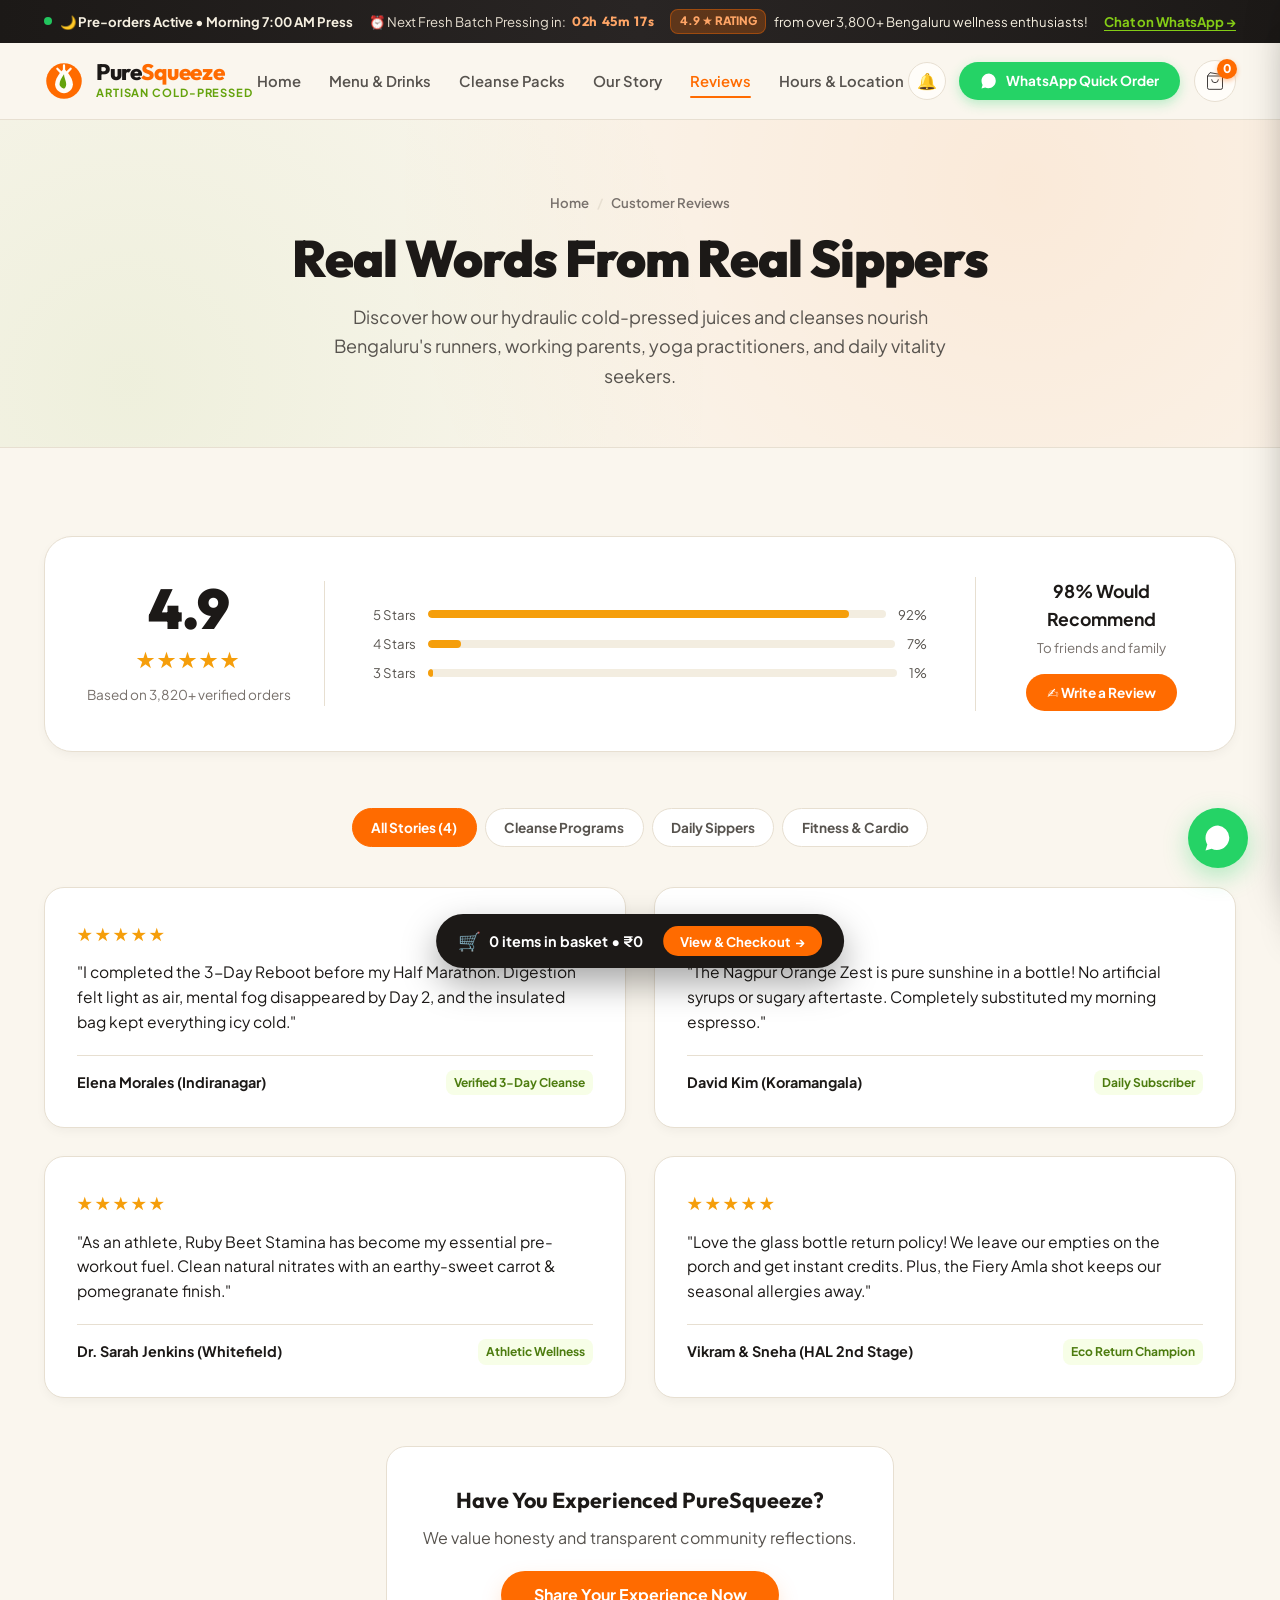
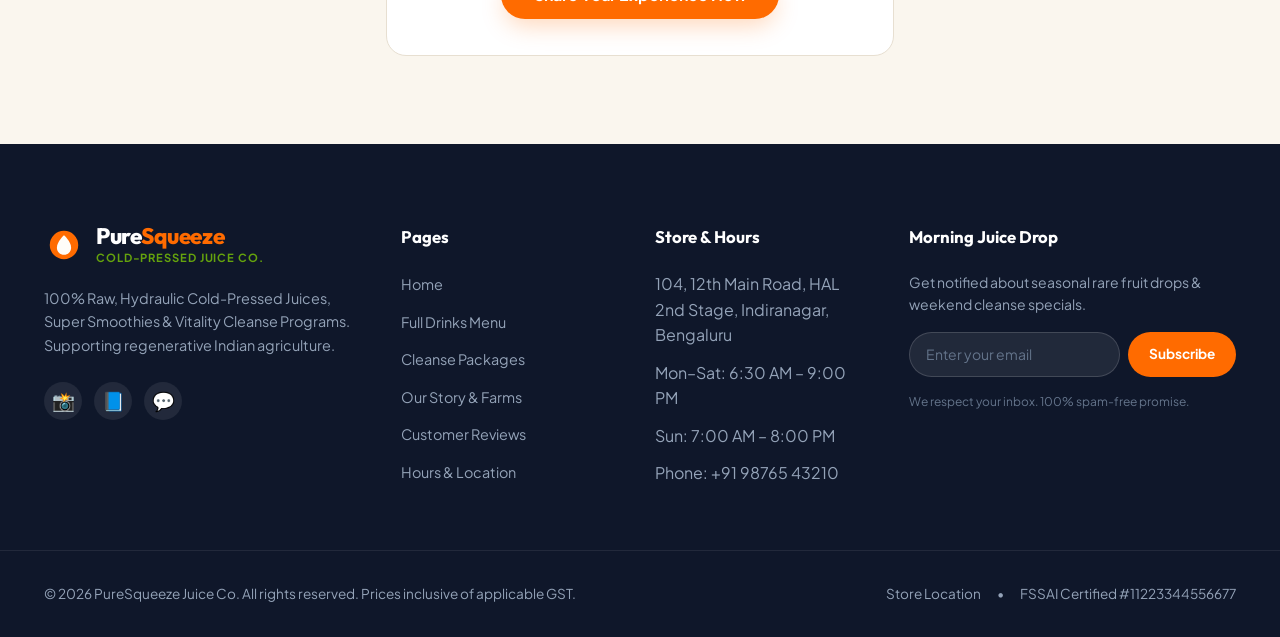
<file: reviews.html>
<!DOCTYPE html>
<html lang="en">
<head>
  <meta charset="UTF-8">
  <meta name="viewport" content="width=device-width, initial-scale=1.0">
  <meta name="description" content="Verified customer reviews and feedback for PureSqueeze Cold-Pressed Juices in Bengaluru. Read transformation stories and leave your own feedback.">
  <meta name="theme-color" content="#FF6B00">
  <title>Customer Reviews &amp; Stories | PureSqueeze Juice Co.</title>

  <!-- Google Fonts: Plus Jakarta Sans & Outfit -->
  <link rel="preconnect" href="https://fonts.googleapis.com">
  <link rel="preconnect" href="https://fonts.gstatic.com" crossorigin>
  <link href="https://fonts.googleapis.com/css2?family=Outfit:wght@400;500;600;700;800;900&family=Plus+Jakarta+Sans:wght@400;500;600;700&display=swap" rel="stylesheet">

  <!-- Main Stylesheet -->
  <link rel="stylesheet" href="style.css">
</head>
<body>

  <!-- ================= ANNOUNCEMENT BAR ================= -->
  <aside class="announcement-bar" aria-label="Store Announcement">
    <div class="container announcement-inner">
      <div class="status-live-indicator">
        <span class="live-dot"></span>
        <span id="storeStatusText">Open Now • Indiranagar Hub</span>
      </div>
      <div class="batch-countdown">
        <span>⏰ Next Fresh Batch Pressing in:</span>
        <strong id="batchCountdownTimer">02h 45m 18s</strong>
      </div>
      <div class="announcement-promo">
        <span class="promo-code-tag">4.9 ★ RATING</span>
        <span class="promo-desc">from over 3,800+ Bengaluru wellness enthusiasts!</span>
      </div>
      <a href="https://wa.me/919876543210?text=Hi%20PureSqueeze!%20I'd%20like%20to%20order%20cold-pressed%20juices." target="_blank" rel="noopener noreferrer" class="announcement-link">
        Chat on WhatsApp &rarr;
      </a>
    </div>
  </aside>

  <!-- ================= STICKY HEADER & NAVIGATION ================= -->
  <header class="site-header" id="header">
    <div class="container header-inner">
      <a href="index.html" class="brand-logo" aria-label="PureSqueeze Home">
        <div class="logo-mark" aria-hidden="true">
          <svg viewBox="0 0 36 36" fill="none" xmlns="http://www.w3.org/2000/svg">
            <circle cx="18" cy="18" r="16" fill="#FF6B00"/>
            <path d="M18 7C18 7 10 14 10 21C10 25.4 13.6 29 18 29C22.4 29 26 25.4 26 21C26 14 18 7 18 7Z" fill="#FFFDF9"/>
            <path d="M14 21C14 18 16 15 18 12C18 15 20 18 20 21C20 23.2 18.5 25 18 25C17.5 25 14 23.2 14 21Z" fill="#65A30D"/>
            <path d="M18 4V8M24 7L21 10M12 7L15 10" stroke="#FFFDF9" stroke-width="2" stroke-linecap="round"/>
          </svg>
        </div>
        <div class="logo-text">
          <span class="logo-title">Pure<span class="text-orange">Squeeze</span></span>
          <span class="logo-sub">Artisan Cold-Pressed</span>
        </div>
      </a>

      <!-- Desktop Navigation Links -->
      <nav class="nav-desktop" aria-label="Main Navigation">
        <ul class="nav-links">
          <li><a href="index.html" class="nav-link">Home</a></li>
          <li><a href="menu.html" class="nav-link">Menu &amp; Drinks</a></li>
          <li><a href="cleanses.html" class="nav-link">Cleanse Packs</a></li>
          <li><a href="about.html" class="nav-link">Our Story</a></li>
          <li><a href="reviews.html" class="nav-link active">Reviews</a></li>
          <li><a href="contact.html" class="nav-link">Hours &amp; Location</a></li>
        </ul>
      </nav>

      <!-- Header Action Buttons -->
      <div class="header-actions">
        <button id="soundToggleBtn" class="action-icon-btn" title="Toggle audio feedback" aria-label="Toggle Sound Effects">
          <span id="soundIcon">🔔</span>
        </button>

        <a href="https://wa.me/919876543210?text=Hi%20PureSqueeze!%20I'd%20like%20to%20order%20cold-pressed%20juices." target="_blank" rel="noopener noreferrer" class="btn btn-whatsapp-header">
          <svg class="whatsapp-icon" viewBox="0 0 24 24" fill="currentColor" width="18" height="18"><path d="M12.031 2C6.51 2 2.015 6.495 2.015 12.016c0 1.83.498 3.619 1.442 5.187L2 22l4.943-1.428a9.98 9.98 0 004.088 1.045h.004c5.52 0 10.015-4.495 10.015-10.016A10.02 10.02 0 0012.031 2z"/></svg>
          <span>WhatsApp Quick Order</span>
        </a>

        <button id="cartToggleBtn" class="cart-btn" aria-label="View Order Basket">
          <svg viewBox="0 0 24 24" fill="none" stroke="currentColor" width="20" height="20">
            <path d="M6 2L3 6v14a2 2 0 002 2h14a2 2 0 002-2V6l-3-2z"></path>
            <line x1="3" y1="6" x2="21" y2="6"></line>
            <path d="M16 10a4 4 0 01-8 0"></path>
          </svg>
          <span class="cart-badge" id="cartCount">0</span>
        </button>

        <button id="mobileNavToggle" class="mobile-nav-toggle" aria-label="Toggle navigation menu" aria-expanded="false">
          <span class="hamburger-bar"></span>
          <span class="hamburger-bar"></span>
          <span class="hamburger-bar"></span>
        </button>
      </div>
    </div>

    <!-- Mobile Drawer -->
    <div id="mobileDrawer" class="mobile-drawer" aria-hidden="true">
      <div class="mobile-drawer-content">
        <div class="mobile-drawer-header">
          <span class="brand-title">Menu Navigation</span>
          <button id="mobileDrawerClose" class="drawer-close-btn" aria-label="Close navigation">&times;</button>
        </div>
        <ul class="mobile-nav-list">
          <li><a href="index.html" class="mobile-nav-link">🏠 Home</a></li>
          <li><a href="menu.html" class="mobile-nav-link">🥤 Full Drinks Menu</a></li>
          <li><a href="cleanses.html" class="mobile-nav-link">🌱 Cleanse Programs</a></li>
          <li><a href="about.html" class="mobile-nav-link">🌿 Our Story &amp; Farms</a></li>
          <li><a href="reviews.html" class="mobile-nav-link active">⭐ Customer Reviews</a></li>
          <li><a href="contact.html" class="mobile-nav-link">📍 Hours &amp; Location</a></li>
        </ul>
        <div class="mobile-drawer-footer">
          <a href="https://wa.me/919876543210?text=Hi%20PureSqueeze!%20I%20would%20like%20to%20order%20cold-pressed%20juices." target="_blank" rel="noopener noreferrer" class="btn btn-whatsapp-full">
            Order on WhatsApp (+91 98765 43210)
          </a>
        </div>
      </div>
    </div>
    <div id="drawerOverlay" class="drawer-overlay" aria-hidden="true"></div>
  </header>

  <!-- ================= PAGE BANNER ================= -->
  <section class="page-hero-banner">
    <div class="container">
      <nav class="breadcrumb-nav" aria-label="Breadcrumb">
        <a href="index.html">Home</a>
        <span class="breadcrumb-separator">/</span>
        <span>Customer Reviews</span>
      </nav>
      <h1 class="page-banner-title">Real Words From Real Sippers</h1>
      <p class="page-banner-sub">
        Discover how our hydraulic cold-pressed juices and cleanses nourish Bengaluru's runners, working parents, yoga practitioners, and daily vitality seekers.
      </p>
    </div>
  </section>

  <main class="section reviews-section" id="reviews">
    <div class="container">
      
      <!-- ================= RATING SUMMARY METRIC CARD ================= -->
      <div class="reviews-summary-card">
        <div class="summary-score-box">
          <div class="score-num">4.9</div>
          <div class="score-stars">★★★★★</div>
          <div class="score-meta">Based on 3,820+ verified orders</div>
        </div>

        <div class="rating-breakdown-bars">
          <div class="bar-row">
            <span>5 Stars</span>
            <div class="bar-track"><div class="bar-fill" style="width: 92%;"></div></div>
            <span>92%</span>
          </div>
          <div class="bar-row">
            <span>4 Stars</span>
            <div class="bar-track"><div class="bar-fill" style="width: 7%;"></div></div>
            <span>7%</span>
          </div>
          <div class="bar-row">
            <span>3 Stars</span>
            <div class="bar-track"><div class="bar-fill" style="width: 1%;"></div></div>
            <span>1%</span>
          </div>
        </div>

        <div class="summary-cta-box">
          <strong style="display: block; font-size: 1.1rem; color: var(--color-text-dark); margin-bottom: 0.25rem;">98% Would Recommend</strong>
          <small style="color: var(--color-text-light); display: block; margin-bottom: 1rem;">To friends and family</small>
          <button id="openReviewModalBtn" class="btn btn-primary-sm">✍️ Write a Review</button>
        </div>
      </div>

      <!-- ================= CATEGORY FILTER BAR ================= -->
      <div class="reviews-filter-bar">
        <button class="review-filter-btn active" data-review="all">All Stories (4)</button>
        <button class="review-filter-btn" data-review="cleanse">Cleanse Programs</button>
        <button class="review-filter-btn" data-review="daily">Daily Sippers</button>
        <button class="review-filter-btn" data-review="energy">Fitness &amp; Cardio</button>
      </div>

      <!-- ================= DYNAMIC REVIEWS GRID ================= -->
      <div class="reviews-grid" id="reviewsGrid">
        <!-- Rendered dynamically by script.js -->
      </div>

      <!-- Prompt Banner -->
      <div class="text-center" style="margin-top: 3rem;">
        <div class="add-review-prompt">
          <h3 style="font-family: var(--font-heading); font-size: 1.35rem; color: var(--color-text-dark); margin-bottom: 0.5rem;">Have You Experienced PureSqueeze?</h3>
          <p style="color: var(--color-text-muted); margin-bottom: 1.25rem;">We value honesty and transparent community reflections.</p>
          <button class="btn btn-primary-hero" onclick="document.getElementById('openReviewModalBtn').click()">
            Share Your Experience Now
          </button>
        </div>
      </div>

    </div>
  </main>

  <!-- ================= LEAVE A REVIEW MODAL ================= -->
  <div id="reviewModal" class="customizer-modal-overlay" aria-hidden="true">
    <div class="customizer-dialog review-dialog" role="dialog" aria-modal="true" aria-labelledby="reviewModalTitle">
      <button id="reviewModalCloseBtn" class="modal-close-corner" aria-label="Close dialog">&times;</button>
      <div class="customizer-content">
        <h3 id="reviewModalTitle" style="font-family: var(--font-heading); font-size: 1.4rem; color: var(--color-text-dark);">Share Your PureSqueeze Experience</h3>
        <p style="font-size: 0.85rem; color: var(--color-text-muted); margin-top: 0.25rem;">Your review will appear immediately in the live feed.</p>

        <form id="newReviewForm" class="new-review-form">
          <div class="form-group">
            <label for="reviewAuthor">Your Name &amp; Area</label>
            <input type="text" id="reviewAuthor" placeholder="e.g. Pooja Hegde (Indiranagar)" required>
          </div>

          <div class="form-group">
            <label for="reviewCategory">Experience Category</label>
            <select id="reviewCategory">
              <option value="cleanse">Cleanse Programs</option>
              <option value="daily">Daily Sippers</option>
              <option value="energy">Fitness &amp; Cardio</option>
            </select>
          </div>

          <div class="form-group">
            <label for="reviewStars">Star Rating</label>
            <select id="reviewStars">
              <option value="5">★★★★★ (5 Stars - Outstanding)</option>
              <option value="4">★★★★☆ (4 Stars - Very Good)</option>
              <option value="3">★★★☆☆ (3 Stars - Average)</option>
            </select>
          </div>

          <div class="form-group">
            <label for="reviewComment">Your Feedback</label>
            <textarea id="reviewComment" rows="3" placeholder="Tell us about the freshness, taste, and packaging..." required></textarea>
          </div>

          <button type="submit" class="btn btn-primary-hero" style="width: 100%;">Submit Live Review</button>
        </form>
      </div>
    </div>
  </div>

  <!-- ================= FOOTER ================= -->
  <footer class="site-footer">
    <div class="container footer-grid">
      <div class="footer-col brand-col">
        <div class="brand-logo footer-logo">
          <div class="logo-mark" aria-hidden="true">
            <svg viewBox="0 0 36 36" fill="none" width="32" height="32">
              <circle cx="18" cy="18" r="16" fill="#FF6B00"/>
              <path d="M18 7C18 7 10 14 10 21C10 25.4 13.6 29 18 29C22.4 29 26 25.4 26 21C26 14 18 7 18 7Z" fill="#FFFDF9"/>
            </svg>
          </div>
          <div class="logo-text">
            <span class="logo-title text-light">Pure<span class="text-orange">Squeeze</span></span>
            <span class="logo-sub text-muted">Cold-Pressed Juice Co.</span>
          </div>
        </div>
        <p class="footer-bio">
          100% Raw, Hydraulic Cold-Pressed Juices, Super Smoothies &amp; Vitality Cleanse Programs. Supporting regenerative Indian agriculture.
        </p>
        <div class="footer-socials">
          <a href="https://instagram.com" target="_blank" rel="noopener noreferrer" aria-label="Instagram" class="social-icon">📸</a>
          <a href="https://facebook.com" target="_blank" rel="noopener noreferrer" aria-label="Facebook" class="social-icon">📘</a>
          <a href="https://wa.me/919876543210" target="_blank" rel="noopener noreferrer" aria-label="WhatsApp" class="social-icon">💬</a>
        </div>
      </div>

      <div class="footer-col">
        <h4 class="footer-heading">Pages</h4>
        <ul class="footer-links">
          <li><a href="index.html">Home</a></li>
          <li><a href="menu.html">Full Drinks Menu</a></li>
          <li><a href="cleanses.html">Cleanse Packages</a></li>
          <li><a href="about.html">Our Story &amp; Farms</a></li>
          <li><a href="reviews.html">Customer Reviews</a></li>
          <li><a href="contact.html">Hours &amp; Location</a></li>
        </ul>
      </div>

      <div class="footer-col">
        <h4 class="footer-heading">Store &amp; Hours</h4>
        <ul class="footer-links">
          <li>104, 12th Main Road, HAL 2nd Stage, Indiranagar, Bengaluru</li>
          <li>Mon–Sat: 6:30 AM – 9:00 PM</li>
          <li>Sun: 7:00 AM – 8:00 PM</li>
          <li>Phone: +91 98765 43210</li>
        </ul>
      </div>

      <div class="footer-col newsletter-col">
        <h4 class="footer-heading">Morning Juice Drop</h4>
        <p class="newsletter-sub">Get notified about seasonal rare fruit drops &amp; weekend cleanse specials.</p>
        <form id="newsletterForm" class="newsletter-form">
          <input type="email" id="newsletterEmail" placeholder="Enter your email" required>
          <button type="submit" class="btn btn-primary-sm">Subscribe</button>
        </form>
        <small class="newsletter-privacy">We respect your inbox. 100% spam-free promise.</small>
      </div>
    </div>

    <div class="footer-bottom">
      <div class="container footer-bottom-inner">
        <p>&copy; 2026 PureSqueeze Juice Co. All rights reserved. Prices inclusive of applicable GST.</p>
        <div class="footer-bottom-links">
          <a href="contact.html">Store Location</a>
          <span>•</span>
          <a href="#">FSSAI Certified #11223344556677</a>
        </div>
      </div>
    </div>
  </footer>

  <!-- ================= ADVANCED CART DRAWER ================= -->
  <aside id="cartDrawer" class="cart-drawer" aria-label="WhatsApp Order Basket" aria-hidden="true">
    <div class="cart-drawer-inner">
      <div class="cart-header">
        <div class="cart-title-box">
          <span class="cart-icon">🛍️</span>
          <h3>Your Juice Basket</h3>
        </div>
        <button id="cartCloseBtn" class="cart-close-btn" aria-label="Close Basket">&times;</button>
      </div>

      <div class="delivery-progress-container">
        <div class="delivery-progress-label">
          <span id="deliveryProgressText">Add ₹499 more for Free Delivery!</span>
        </div>
        <div class="progress-track">
          <div class="progress-fill" id="deliveryProgressFill" style="width: 0%;"></div>
        </div>
      </div>

      <div class="cart-items-list" id="cartItemsList"></div>

      <div class="cart-promo-section">
        <div class="promo-input-group">
          <input type="text" id="promoCodeInput" placeholder="Promo code (e.g. FRESH15)">
          <button id="applyPromoBtn" class="btn btn-secondary-sm">Apply</button>
        </div>
        <div id="promoMessage" class="promo-msg"></div>
      </div>

      <div class="cart-delivery-slot">
        <label for="deliverySlotSelect">Preferred Delivery Slot:</label>
        <select id="deliverySlotSelect">
          <option value="Morning Delivery (7:00 AM – 9:00 AM)">Morning Delivery (7:00 AM – 9:00 AM)</option>
          <option value="Mid-day Delivery (12:00 PM – 2:00 PM)">Mid-day Delivery (12:00 PM – 2:00 PM)</option>
          <option value="Evening Delivery (5:00 PM – 7:00 PM)">Evening Delivery (5:00 PM – 7:00 PM)</option>
          <option value="Immediate Express (within 45 mins)">Immediate Express (within 45 mins)</option>
        </select>
      </div>

      <div class="cart-footer">
        <div class="cart-summary-breakdown">
          <div class="summary-line">
            <span>Item Subtotal:</span>
            <span id="cartSubtotalText">₹0</span>
          </div>
          <div class="summary-line" id="discountRow" style="display: none;">
            <span>Discount Applied:</span>
            <span class="text-orange" id="cartDiscountText">-₹0</span>
          </div>
          <div class="summary-line">
            <span>Delivery Fee:</span>
            <span id="cartDeliveryFeeText">₹40</span>
          </div>
          <div class="summary-line total-line">
            <strong>Grand Total:</strong>
            <strong id="cartGrandTotal">₹0</strong>
          </div>
        </div>

        <button id="whatsappCheckoutBtn" class="btn btn-whatsapp-full" disabled>
          <span>Confirm on WhatsApp</span>
          <svg class="whatsapp-icon" viewBox="0 0 24 24" fill="currentColor" width="18" height="18"><path d="M12.031 2C6.51 2 2.015 6.495 2.015 12.016c0 1.83.498 3.619 1.442 5.187L2 22l4.943-1.428a9.98 9.98 0 004.088 1.045h.004c5.52 0 10.015-4.495 10.015-10.016A10.02 10.02 0 0012.031 2z"/></svg>
        </button>
      </div>
    </div>
  </aside>
  <div id="cartOverlay" class="cart-overlay" aria-hidden="true"></div>

  <!-- ================= FLOATING CART PILL & WHATSAPP ================= -->
  <div id="floatingCartPill" class="floating-cart-pill" aria-hidden="true">
    <div class="pill-content">
      <span class="pill-icon">🛒</span>
      <span id="floatingCartPillText">0 items in basket • ₹0</span>
    </div>
    <button id="floatingCartPillBtn" class="btn btn-pill-order">
      <span>View &amp; Checkout</span>
      &rarr;
    </button>
  </div>

  <a 
    href="https://wa.me/919876543210?text=Hi%20PureSqueeze!%20I'd%20like%20to%20order%20cold-pressed%20juices." 
    target="_blank" 
    rel="noopener noreferrer" 
    class="floating-whatsapp-btn" 
    aria-label="Order on WhatsApp (+91 98765 43210)"
    title="Instant WhatsApp Order"
  >
    <svg class="whatsapp-icon" viewBox="0 0 24 24" fill="currentColor" width="30" height="30" aria-hidden="true">
      <path d="M12.031 2C6.51 2 2.015 6.495 2.015 12.016c0 1.83.498 3.619 1.442 5.187L2 22l4.943-1.428a9.98 9.98 0 004.088 1.045h.004c5.52 0 10.015-4.495 10.015-10.016A10.02 10.02 0 0012.031 2z"/>
    </svg>
    <span class="whatsapp-tooltip">Order on WhatsApp</span>
  </a>

  <div id="toastNotification" class="toast-box" role="status" aria-live="polite"></div>

  <script src="script.js"></script>
</body>
</html>
</file>
<file: style.css>
/* ==========================================================================
   PURE SQUEEZE - PRODUCTION CRAFT JUICE BAR (MULTI-PAGE SYSTEM)
   Color Palette: Vibrant Orange, Lime Green, Warm Cream & Dark Text
   Typography: Outfit & Plus Jakarta Sans
   ========================================================================== */

/* --- Design Tokens & CSS Custom Properties --- */
:root {
  /* Color Tokens */
  --color-orange: #FF6B00;          /* Vibrant Citrus Orange */
  --color-orange-hover: #E55A00;
  --color-orange-light: #FFF2E8;
  --color-orange-glow: rgba(255, 107, 0, 0.28);

  --color-lime: #65A30D;            /* Fresh Lime Green */
  --color-lime-hover: #4D7C0F;
  --color-lime-light: #F7FEE7;
  --color-lime-accent: #84CC16;
  --color-lime-glow: rgba(101, 163, 13, 0.22);

  --color-cream-bg: #FAF6EE;        /* Warm Cream Canvas */
  --color-cream-surface: #FFFDF9;   /* Warm White Surface */
  --color-cream-tint: #F3EDE0;      /* Slightly deeper cream accent */

  --color-text-dark: #1C1917;       /* Rich Stone 900 (Deep text) */
  --color-text-muted: #57534E;      /* Stone 600 (Body text) */
  --color-text-light: #78716C;      /* Stone 500 (Subtle meta) */
  --color-text-white: #FFFFFF;

  --color-border: #E7DFD1;          /* Subtle warm stone border */
  --color-border-focus: #FF6B00;

  --color-whatsapp: #25D366;        /* Official WhatsApp Brand Color */
  --color-whatsapp-hover: #20BA5A;

  /* Typography */
  --font-heading: 'Outfit', system-ui, -apple-system, sans-serif;
  --font-body: 'Plus Jakarta Sans', system-ui, -apple-system, sans-serif;

  /* Elevation & Shadows */
  --shadow-subtle: 0 4px 12px -2px rgba(28, 25, 23, 0.05);
  --shadow-card: 0 10px 25px -4px rgba(28, 25, 23, 0.06), 0 4px 8px -2px rgba(28, 25, 23, 0.03);
  --shadow-hover: 0 20px 35px -6px rgba(28, 25, 23, 0.1), 0 8px 12px -3px rgba(28, 25, 23, 0.04);
  --shadow-orange: 0 10px 24px -4px var(--color-orange-glow);
  --shadow-whatsapp: 0 8px 24px rgba(37, 211, 102, 0.35);

  /* Border Radii */
  --radius-sm: 8px;
  --radius-md: 14px;
  --radius-lg: 20px;
  --radius-xl: 28px;
  --radius-full: 9999px;

  /* Transitions */
  --transition-fast: 0.18s ease;
  --transition-smooth: 0.3s cubic-bezier(0.16, 1, 0.3, 1);
}

/* --- Base & Reset --- */
*, *::before, *::after {
  box-sizing: border-box;
  margin: 0;
  padding: 0;
}

html {
  scroll-behavior: smooth;
  font-size: 16px;
  scroll-padding-top: 85px;
}

body {
  font-family: var(--font-body);
  background-color: var(--color-cream-bg);
  color: var(--color-text-muted);
  line-height: 1.6;
  -webkit-font-smoothing: antialiased;
  -moz-osx-font-smoothing: grayscale;
  overflow-x: hidden;
}

img {
  display: block;
  max-width: 100%;
  height: auto;
}

a {
  color: inherit;
  text-decoration: none;
  transition: color var(--transition-fast);
}

ul {
  list-style: none;
}

input, button, select, textarea {
  font: inherit;
}

button {
  background: none;
  border: none;
  cursor: pointer;
}

/* --- Layout Utility Classes --- */
.container {
  width: 100%;
  max-width: 1240px;
  margin-left: auto;
  margin-right: auto;
  padding-left: 1.5rem;
  padding-right: 1.5rem;
}

.text-center {
  text-align: center;
}

.text-orange {
  color: var(--color-orange);
}

.text-light {
  color: #FFFFFF !important;
}

.section {
  padding: 5.5rem 0;
}

.section-header {
  max-width: 680px;
  margin: 0 auto 3.5rem auto;
}

.section-tag {
  display: inline-block;
  font-size: 0.825rem;
  font-weight: 700;
  text-transform: uppercase;
  letter-spacing: 0.08em;
  color: var(--color-lime-hover);
  background: var(--color-lime-light);
  padding: 0.35rem 0.95rem;
  border-radius: var(--radius-full);
  margin-bottom: 0.85rem;
  border: 1px solid rgba(101, 163, 13, 0.2);
}

.section-title {
  font-family: var(--font-heading);
  font-size: clamp(2rem, 3.5vw, 2.75rem);
  font-weight: 800;
  color: var(--color-text-dark);
  line-height: 1.2;
  margin-bottom: 0.85rem;
  letter-spacing: -0.02em;
}

.section-subtitle {
  font-size: 1.05rem;
  color: var(--color-text-muted);
  line-height: 1.6;
}

/* ==========================================================================
   MULTI-PAGE BANNER HEADER
   ========================================================================== */
.page-hero-banner {
  padding: 4.5rem 0 3.5rem 0;
  background: radial-gradient(circle at 80% 20%, rgba(255, 107, 0, 0.09) 0%, rgba(250, 246, 238, 0) 60%),
              radial-gradient(circle at 10% 80%, rgba(101, 163, 13, 0.08) 0%, rgba(250, 246, 238, 0) 50%);
  border-bottom: 1px solid var(--color-border);
  text-align: center;
}

.page-banner-title {
  font-family: var(--font-heading);
  font-size: clamp(2.25rem, 4vw, 3.25rem);
  font-weight: 900;
  color: var(--color-text-dark);
  line-height: 1.15;
  margin-bottom: 0.85rem;
  letter-spacing: -0.02em;
}

.page-banner-sub {
  font-size: 1.125rem;
  color: var(--color-text-muted);
  max-width: 650px;
  margin: 0 auto;
  line-height: 1.65;
}

.breadcrumb-nav {
  display: flex;
  align-items: center;
  justify-content: center;
  gap: 0.5rem;
  font-size: 0.825rem;
  font-weight: 600;
  color: var(--color-text-light);
  margin-bottom: 1rem;
}

.breadcrumb-nav a:hover {
  color: var(--color-orange);
}

.breadcrumb-separator {
  color: var(--color-border);
}

/* --- Global Buttons --- */
.btn {
  display: inline-flex;
  align-items: center;
  justify-content: center;
  gap: 0.5rem;
  padding: 0.75rem 1.5rem;
  font-weight: 700;
  font-size: 0.925rem;
  border-radius: var(--radius-full);
  cursor: pointer;
  border: 1.5px solid transparent;
  transition: all var(--transition-smooth);
  text-align: center;
  line-height: 1;
}

.btn-primary-hero {
  background-color: var(--color-orange);
  color: #FFFFFF;
  padding: 0.95rem 1.95rem;
  font-size: 1rem;
  box-shadow: var(--shadow-orange);
}

.btn-primary-hero:hover {
  background-color: var(--color-orange-hover);
  transform: translateY(-2px);
  box-shadow: 0 12px 28px -4px rgba(255, 107, 0, 0.45);
}

.btn-secondary-hero {
  background-color: var(--color-cream-surface);
  color: var(--color-text-dark);
  border: 1.5px solid var(--color-border);
  padding: 0.95rem 1.75rem;
  font-size: 1rem;
}

.btn-secondary-hero:hover {
  background-color: #FFFFFF;
  border-color: var(--color-orange);
  color: var(--color-orange);
  transform: translateY(-2px);
}

.btn-whatsapp-hero {
  background-color: var(--color-whatsapp);
  color: #FFFFFF;
  padding: 0.95rem 1.85rem;
  font-size: 1rem;
  box-shadow: var(--shadow-whatsapp);
}

.btn-whatsapp-hero:hover {
  background-color: var(--color-whatsapp-hover);
  transform: translateY(-2px);
  box-shadow: 0 12px 28px -4px rgba(37, 211, 102, 0.5);
}

.btn-whatsapp-header {
  background-color: var(--color-whatsapp);
  color: #FFFFFF;
  padding: 0.55rem 1.25rem;
  font-size: 0.85rem;
  border-radius: var(--radius-full);
  box-shadow: 0 4px 12px rgba(37, 211, 102, 0.3);
}

.btn-whatsapp-header:hover {
  background-color: var(--color-whatsapp-hover);
  transform: translateY(-1px);
}

.btn-whatsapp-full {
  width: 100%;
  background-color: var(--color-whatsapp);
  color: #FFFFFF;
  padding: 0.85rem 1.5rem;
  font-size: 0.95rem;
  box-shadow: var(--shadow-whatsapp);
}

.btn-whatsapp-full:hover:not(:disabled) {
  background-color: var(--color-whatsapp-hover);
  transform: translateY(-1px);
}

.btn-whatsapp-full:disabled {
  opacity: 0.5;
  cursor: not-allowed;
  box-shadow: none;
}

.btn-add-cart {
  background-color: var(--color-orange);
  color: #FFFFFF;
  padding: 0.55rem 0.9rem;
  font-size: 0.825rem;
  border-radius: var(--radius-full);
}

.btn-add-cart:hover {
  background-color: var(--color-orange-hover);
  transform: translateY(-1px);
}

.btn-customize {
  background-color: var(--color-cream-tint);
  color: var(--color-text-dark);
  border: 1px solid var(--color-border);
  padding: 0.55rem 0.8rem;
  font-size: 0.8rem;
  border-radius: var(--radius-full);
}

.btn-customize:hover {
  background-color: #FFFFFF;
  border-color: var(--color-orange);
  color: var(--color-orange);
}

.btn-wa-quick, .btn-wa-icon {
  background-color: var(--color-lime-light);
  color: var(--color-lime-hover);
  border: 1px solid rgba(101, 163, 13, 0.25);
  padding: 0.55rem 0.9rem;
  font-size: 0.825rem;
  border-radius: var(--radius-full);
}

.btn-wa-quick:hover, .btn-wa-icon:hover {
  background-color: var(--color-lime);
  color: #FFFFFF;
  border-color: var(--color-lime);
}

.btn-primary-sm {
  background-color: var(--color-orange);
  color: #FFFFFF;
  padding: 0.65rem 1.25rem;
  font-size: 0.85rem;
}

.btn-primary-sm:hover {
  background-color: var(--color-orange-hover);
}

.btn-secondary-sm {
  background-color: var(--color-cream-tint);
  color: var(--color-text-dark);
  padding: 0.55rem 1.15rem;
  font-size: 0.85rem;
  border: 1px solid var(--color-border);
  border-radius: var(--radius-full);
}

.btn-secondary-sm:hover {
  background-color: #E7DFD1;
}

/* ==========================================================================
   DYNAMIC TOP ANNOUNCEMENT BAR
   ========================================================================== */
.announcement-bar {
  background: linear-gradient(90deg, #1C1917, #292524, #1C1917);
  color: #F5EFE0;
  font-size: 0.825rem;
  padding: 0.55rem 1rem;
}

.announcement-inner {
  display: flex;
  align-items: center;
  justify-content: space-between;
  gap: 0.85rem;
  flex-wrap: wrap;
}

.status-live-indicator {
  display: flex;
  align-items: center;
  gap: 0.5rem;
  font-weight: 700;
}

.live-dot {
  width: 8px;
  height: 8px;
  background-color: #22C55E;
  border-radius: 50%;
  animation: pulse-dot 1.8s infinite;
}

.batch-countdown {
  display: flex;
  align-items: center;
  gap: 0.4rem;
  color: #E7DFD1;
}

.batch-countdown strong {
  color: #FFA566;
  font-family: var(--font-heading);
  letter-spacing: 0.05em;
}

.announcement-promo {
  display: flex;
  align-items: center;
  gap: 0.5rem;
}

.promo-code-tag {
  background: rgba(255, 107, 0, 0.25);
  color: #FFA566;
  border: 1px solid rgba(255, 107, 0, 0.4);
  padding: 0.15rem 0.55rem;
  border-radius: var(--radius-sm);
  font-weight: 800;
  font-size: 0.725rem;
}

.announcement-link {
  color: #84CC16;
  font-weight: 700;
  text-decoration: underline;
  text-underline-offset: 3px;
}

.announcement-link:hover {
  color: #A3E635;
}

/* ==========================================================================
   STICKY HEADER & MULTI-PAGE NAVIGATION
   ========================================================================== */
.site-header {
  position: sticky;
  top: 0;
  z-index: 100;
  background-color: rgba(250, 246, 238, 0.94);
  backdrop-filter: blur(12px);
  -webkit-backdrop-filter: blur(12px);
  border-bottom: 1px solid var(--color-border);
  transition: box-shadow var(--transition-fast);
}

.site-header.scrolled {
  box-shadow: var(--shadow-subtle);
  background-color: rgba(255, 253, 249, 0.98);
}

.header-inner {
  display: flex;
  align-items: center;
  justify-content: space-between;
  height: 76px;
}

.brand-logo {
  display: flex;
  align-items: center;
  gap: 0.75rem;
}

.logo-mark {
  width: 40px;
  height: 40px;
  display: flex;
  align-items: center;
  justify-content: center;
}

.logo-title {
  display: block;
  font-family: var(--font-heading);
  font-size: 1.4rem;
  font-weight: 800;
  color: var(--color-text-dark);
  letter-spacing: -0.02em;
  line-height: 1.1;
}

.logo-sub {
  display: block;
  font-size: 0.7rem;
  font-weight: 700;
  color: var(--color-lime);
  text-transform: uppercase;
  letter-spacing: 0.08em;
}

.nav-links {
  display: flex;
  align-items: center;
  gap: 1.75rem;
}

.nav-link {
  font-weight: 600;
  font-size: 0.925rem;
  color: var(--color-text-muted);
  position: relative;
  padding: 0.25rem 0;
}

.nav-link::after {
  content: '';
  position: absolute;
  bottom: -4px;
  left: 0;
  width: 0;
  height: 2px;
  background-color: var(--color-orange);
  border-radius: 2px;
  transition: width var(--transition-fast);
}

.nav-link:hover, .nav-link.active {
  color: var(--color-orange);
}

.nav-link:hover::after, .nav-link.active::after {
  width: 100%;
}

.header-actions {
  display: flex;
  align-items: center;
  gap: 0.85rem;
}

.action-icon-btn {
  width: 38px;
  height: 38px;
  border-radius: 50%;
  background: var(--color-cream-surface);
  border: 1px solid var(--color-border);
  display: flex;
  align-items: center;
  justify-content: center;
  font-size: 1rem;
  transition: all var(--transition-fast);
}

.action-icon-btn:hover {
  background: #FFFFFF;
  border-color: var(--color-orange);
}

.cart-btn {
  position: relative;
  width: 42px;
  height: 42px;
  border-radius: 50%;
  background: var(--color-cream-surface);
  border: 1px solid var(--color-border);
  display: flex;
  align-items: center;
  justify-content: center;
  color: var(--color-text-dark);
  transition: all var(--transition-fast);
}

.cart-btn:hover {
  background: var(--color-orange-light);
  color: var(--color-orange);
  border-color: #FED7AA;
}

.cart-badge {
  position: absolute;
  top: -2px;
  right: -2px;
  width: 20px;
  height: 20px;
  background-color: var(--color-orange);
  color: #FFFFFF;
  font-size: 0.75rem;
  font-weight: 800;
  border-radius: 50%;
  display: flex;
  align-items: center;
  justify-content: center;
  box-shadow: 0 2px 5px rgba(255, 107, 0, 0.4);
}

.mobile-nav-toggle {
  display: none;
  width: 42px;
  height: 42px;
  border-radius: var(--radius-sm);
  background: var(--color-cream-surface);
  border: 1px solid var(--color-border);
  flex-direction: column;
  justify-content: center;
  align-items: center;
  gap: 5px;
}

.hamburger-bar {
  width: 20px;
  height: 2px;
  background-color: var(--color-text-dark);
  border-radius: 2px;
  transition: all var(--transition-fast);
}

.drawer-overlay {
  position: fixed;
  inset: 0;
  background: rgba(28, 25, 23, 0.55);
  backdrop-filter: blur(4px);
  opacity: 0;
  visibility: hidden;
  transition: opacity var(--transition-smooth);
  z-index: 150;
}

.drawer-overlay.active {
  opacity: 1;
  visibility: visible;
}

.mobile-drawer {
  position: fixed;
  top: 0;
  right: -320px;
  width: 300px;
  height: 100vh;
  background-color: var(--color-cream-surface);
  box-shadow: -10px 0 30px rgba(0, 0, 0, 0.15);
  z-index: 160;
  transition: right var(--transition-smooth);
  overflow-y: auto;
}

.mobile-drawer.active {
  right: 0;
}

.mobile-drawer-content {
  padding: 2rem 1.5rem;
  display: flex;
  flex-direction: column;
  height: 100%;
}

.mobile-drawer-header {
  display: flex;
  align-items: center;
  justify-content: space-between;
  padding-bottom: 1.5rem;
  border-bottom: 1px solid var(--color-border);
  margin-bottom: 1.5rem;
}

.brand-title {
  font-family: var(--font-heading);
  font-size: 1.2rem;
  font-weight: 700;
  color: var(--color-text-dark);
}

.drawer-close-btn {
  font-size: 2rem;
  line-height: 1;
  color: var(--color-text-muted);
}

.mobile-nav-list {
  display: flex;
  flex-direction: column;
  gap: 1.25rem;
  flex-grow: 1;
}

.mobile-nav-link {
  font-size: 1.05rem;
  font-weight: 700;
  color: var(--color-text-dark);
  display: block;
  padding: 0.4rem 0;
}

.mobile-nav-link:hover, .mobile-nav-link.active {
  color: var(--color-orange);
}

.mobile-drawer-footer {
  padding-top: 1.5rem;
  border-top: 1px solid var(--color-border);
}

/* ==========================================================================
   HERO SECTION (HOME)
   ========================================================================== */
.hero-section {
  padding: 4.5rem 0 5.5rem 0;
  background: radial-gradient(circle at 85% 25%, rgba(255, 107, 0, 0.08) 0%, rgba(250, 246, 238, 0) 55%),
              radial-gradient(circle at 15% 85%, rgba(101, 163, 13, 0.08) 0%, rgba(250, 246, 238, 0) 50%);
  position: relative;
  overflow: hidden;
}

.hero-grid {
  display: grid;
  grid-template-columns: 1.15fr 0.85fr;
  align-items: center;
  gap: 4rem;
}

.hero-badge {
  display: inline-flex;
  align-items: center;
  gap: 0.6rem;
  padding: 0.4rem 1rem;
  background-color: var(--color-cream-surface);
  border: 1px solid var(--color-border);
  border-radius: var(--radius-full);
  font-size: 0.825rem;
  font-weight: 700;
  color: var(--color-lime-hover);
  box-shadow: var(--shadow-subtle);
  margin-bottom: 1.5rem;
}

.badge-dot {
  width: 8px;
  height: 8px;
  background-color: var(--color-lime);
  border-radius: 50%;
  animation: pulse-dot 2s infinite;
}

@keyframes pulse-dot {
  0% { transform: scale(0.9); box-shadow: 0 0 0 0 rgba(101, 163, 13, 0.7); }
  70% { transform: scale(1.1); box-shadow: 0 0 0 6px rgba(101, 163, 13, 0); }
  100% { transform: scale(0.9); box-shadow: 0 0 0 0 rgba(101, 163, 13, 0); }
}

.hero-title {
  font-family: var(--font-heading);
  font-size: clamp(2.5rem, 4.2vw, 3.85rem);
  font-weight: 900;
  color: var(--color-text-dark);
  line-height: 1.12;
  letter-spacing: -0.03em;
  margin-bottom: 1.35rem;
}

.highlight-orange {
  color: var(--color-orange);
  position: relative;
  display: inline-block;
}

.highlight-orange::after {
  content: '';
  position: absolute;
  left: 0;
  bottom: 6px;
  width: 100%;
  height: 10px;
  background: rgba(255, 107, 0, 0.18);
  border-radius: 4px;
  z-index: -1;
}

.hero-subtext {
  font-size: 1.15rem;
  color: var(--color-text-muted);
  line-height: 1.7;
  margin-bottom: 2.25rem;
  max-width: 540px;
}

.hero-cta-group {
  display: flex;
  align-items: center;
  gap: 1rem;
  margin-bottom: 2.75rem;
  flex-wrap: wrap;
}

.hero-stats {
  display: flex;
  align-items: center;
  gap: 1.5rem;
  padding-top: 1.5rem;
  border-top: 1px solid var(--color-border);
  flex-wrap: wrap;
}

.stat-item {
  display: flex;
  flex-direction: column;
}

.stat-number {
  font-family: var(--font-heading);
  font-size: 1.5rem;
  font-weight: 800;
  color: var(--color-text-dark);
  line-height: 1.1;
}

.stat-label {
  font-size: 0.8rem;
  color: var(--color-text-light);
  font-weight: 600;
}

.stat-divider {
  width: 1px;
  height: 32px;
  background-color: var(--color-border);
}

.hero-visual-wrapper {
  position: relative;
  display: flex;
  justify-content: center;
  align-items: center;
}

.hero-image-frame {
  position: relative;
  width: 100%;
  max-width: 440px;
  aspect-ratio: 4 / 5;
  border-radius: var(--radius-xl);
  overflow: hidden;
  box-shadow: 0 25px 50px -12px rgba(28, 25, 23, 0.15);
  border: 4px solid var(--color-cream-surface);
  background-color: var(--color-cream-tint);
}

.hero-main-img {
  width: 100%;
  height: 100%;
  object-fit: cover;
  transition: transform var(--transition-smooth);
}

.hero-image-frame:hover .hero-main-img {
  transform: scale(1.03);
}

.hero-fallback-bg {
  display: none;
  position: absolute;
  inset: 0;
  background: linear-gradient(135deg, #FF6B00 0%, #FFA566 50%, #84CC16 100%);
  align-items: center;
  justify-content: center;
}

.hero-image-frame.fallback-active .hero-fallback-bg {
  display: flex;
}

.fallback-juice-graphic {
  font-size: 5rem;
  filter: drop-shadow(0 10px 20px rgba(0, 0, 0, 0.2));
}

.floating-badge {
  position: absolute;
  background: rgba(255, 253, 249, 0.95);
  backdrop-filter: blur(8px);
  border: 1px solid rgba(231, 223, 209, 0.9);
  padding: 0.85rem 1.15rem;
  border-radius: var(--radius-md);
  box-shadow: var(--shadow-card);
  display: flex;
  align-items: center;
  gap: 0.75rem;
  z-index: 5;
  animation: float-gentle 5s ease-in-out infinite;
}

.badge-top-right {
  top: 8%;
  right: -5%;
}

.badge-bottom-left {
  bottom: 8%;
  left: -5%;
  animation-delay: -2.5s;
}

@keyframes float-gentle {
  0%, 100% { transform: translateY(0); }
  50% { transform: translateY(-8px); }
}

.badge-icon {
  width: 38px;
  height: 38px;
  background: var(--color-lime-light);
  border-radius: 50%;
  display: flex;
  align-items: center;
  justify-content: center;
  font-size: 1.2rem;
}

.badge-text strong {
  display: block;
  font-family: var(--font-heading);
  font-size: 0.925rem;
  color: var(--color-text-dark);
  line-height: 1.2;
}

.badge-text small {
  font-size: 0.75rem;
  color: var(--color-text-light);
}

/* ==========================================================================
   BEST SELLERS SECTION
   ========================================================================= */
.bestsellers-section {
  background-color: var(--color-cream-surface);
  border-top: 1px solid var(--color-border);
  border-bottom: 1px solid var(--color-border);
}

.bestsellers-grid {
  display: grid;
  grid-template-columns: repeat(3, 1fr);
  gap: 2rem;
}

.bestseller-card {
  position: relative;
  background-color: #FFFFFF;
  border: 1px solid var(--color-border);
  border-radius: var(--radius-lg);
  overflow: hidden;
  box-shadow: var(--shadow-card);
  display: flex;
  flex-direction: column;
  transition: transform var(--transition-smooth), box-shadow var(--transition-smooth);
}

.bestseller-card:hover {
  transform: translateY(-6px);
  box-shadow: var(--shadow-hover);
  border-color: #D6CBB9;
}

.card-ribbon {
  position: absolute;
  top: 1rem;
  left: 1rem;
  z-index: 5;
  font-size: 0.75rem;
  font-weight: 800;
  text-transform: uppercase;
  letter-spacing: 0.05em;
  padding: 0.3rem 0.75rem;
  border-radius: var(--radius-full);
}

.ribbon-orange {
  background: var(--color-orange-light);
  color: var(--color-orange-hover);
  border: 1px solid rgba(255, 107, 0, 0.3);
}

.ribbon-green {
  background: var(--color-lime-light);
  color: var(--color-lime-hover);
  border: 1px solid rgba(101, 163, 13, 0.3);
}

.ribbon-red {
  background: #FFE4E6;
  color: #BE123C;
  border: 1px solid rgba(225, 29, 72, 0.3);
}

.card-img-box {
  position: relative;
  width: 100%;
  height: 230px;
  overflow: hidden;
  background-color: var(--color-cream-tint);
}

.card-img-box img {
  width: 100%;
  height: 100%;
  object-fit: cover;
  transition: transform var(--transition-smooth);
}

.bestseller-card:hover .card-img-box img {
  transform: scale(1.05);
}

.card-fallback-box {
  display: none;
  position: absolute;
  inset: 0;
  align-items: center;
  justify-content: center;
  font-size: 4rem;
}

.card-img-box.fallback-active .card-fallback-box {
  display: flex;
}

.orange-tint { background: linear-gradient(135deg, #FFEDD5 0%, #FED7AA 100%); }
.green-tint  { background: linear-gradient(135deg, #ECFCCB 0%, #D9F99D 100%); }
.red-tint    { background: linear-gradient(135deg, #FFE4E6 0%, #FECDD3 100%); }
.yellow-tint { background: linear-gradient(135deg, #FEF3C7 0%, #FDE68A 100%); }
.purple-tint { background: linear-gradient(135deg, #F3E8FF 0%, #E9D5FF 100%); }
.shot-tint   { background: linear-gradient(135deg, #FEF9C3 0%, #FEF08A 100%); }
.cleanse-tint{ background: linear-gradient(135deg, #E0F2FE 0%, #BAE6FD 100%); }

.card-body {
  padding: 1.5rem;
  display: flex;
  flex-direction: column;
  flex-grow: 1;
}

.card-tags {
  display: flex;
  gap: 0.5rem;
  margin-bottom: 0.65rem;
}

.pill-tag {
  font-size: 0.75rem;
  font-weight: 700;
  color: var(--color-text-light);
  background: var(--color-cream-tint);
  padding: 0.2rem 0.55rem;
  border-radius: var(--radius-sm);
}

.pill-tag.tag-green {
  background: var(--color-lime-light);
  color: var(--color-lime-hover);
}

.card-name {
  font-family: var(--font-heading);
  font-size: 1.25rem;
  font-weight: 800;
  color: var(--color-text-dark);
  margin-bottom: 0.5rem;
  line-height: 1.25;
}

.card-ingredients {
  font-size: 0.875rem;
  color: var(--color-text-muted);
  line-height: 1.5;
  margin-bottom: 1.25rem;
  flex-grow: 1;
}

.card-footer {
  display: flex;
  align-items: center;
  justify-content: space-between;
  padding-top: 1rem;
  border-top: 1px solid var(--color-border);
}

.price-group {
  display: flex;
  align-items: baseline;
  gap: 0.4rem;
}

.price-current {
  font-family: var(--font-heading);
  font-size: 1.4rem;
  font-weight: 800;
  color: var(--color-orange);
}

.price-mrp {
  font-size: 0.825rem;
  color: var(--color-text-light);
  text-decoration: line-through;
}

.card-btn-group {
  display: flex;
  align-items: center;
  gap: 0.4rem;
}

/* ==========================================================================
   DYNAMIC CLEANSE / JUICE QUIZ WIZARD
   ========================================================================== */
.quiz-section {
  background-color: var(--color-cream-bg);
}

.quiz-card-wrapper {
  background: #FFFFFF;
  border: 1px solid var(--color-border);
  border-radius: var(--radius-xl);
  padding: 3.5rem 3rem;
  box-shadow: var(--shadow-card);
  max-width: 900px;
  margin: 0 auto;
}

.quiz-steps-indicator {
  display: flex;
  align-items: center;
  justify-content: center;
  gap: 1rem;
  margin: 2rem 0 2.5rem 0;
}

.quiz-step-dot {
  font-size: 0.85rem;
  font-weight: 700;
  color: var(--color-text-light);
  background: var(--color-cream-tint);
  padding: 0.35rem 0.85rem;
  border-radius: var(--radius-full);
  transition: all var(--transition-fast);
}

.quiz-step-dot.active {
  background: var(--color-orange);
  color: #FFFFFF;
}

.quiz-step-line {
  width: 32px;
  height: 2px;
  background-color: var(--color-border);
}

.quiz-step-pane {
  display: none;
  animation: fadeIn 0.3s ease;
}

.quiz-step-pane.active {
  display: block;
}

@keyframes fadeIn {
  from { opacity: 0; transform: translateY(8px); }
  to { opacity: 1; transform: translateY(0); }
}

.quiz-question {
  font-family: var(--font-heading);
  font-size: 1.4rem;
  font-weight: 800;
  color: var(--color-text-dark);
  text-align: center;
  margin-bottom: 2rem;
}

.quiz-options-grid {
  display: grid;
  grid-template-columns: repeat(2, 1fr);
  gap: 1.25rem;
}

.quiz-option-btn {
  background: var(--color-cream-surface);
  border: 1.5px solid var(--color-border);
  border-radius: var(--radius-md);
  padding: 1.5rem;
  text-align: left;
  display: flex;
  flex-direction: column;
  gap: 0.35rem;
  transition: all var(--transition-fast);
  cursor: pointer;
}

.quiz-option-btn:hover {
  background: #FFFFFF;
  border-color: var(--color-orange);
  transform: translateY(-2px);
  box-shadow: var(--shadow-card);
}

.opt-icon {
  font-size: 2rem;
  margin-bottom: 0.35rem;
}

.quiz-option-btn strong {
  font-family: var(--font-heading);
  font-size: 1.1rem;
  color: var(--color-text-dark);
}

.quiz-option-btn small {
  font-size: 0.85rem;
  color: var(--color-text-muted);
}

.quiz-nav-row {
  margin-top: 1.75rem;
  display: flex;
  justify-content: flex-start;
}

.quiz-result-pane {
  display: none;
  animation: fadeIn 0.35s ease;
}

.quiz-result-pane.active {
  display: block;
}

.quiz-result-card {
  background: linear-gradient(135deg, #FFFDF9 0%, #FFF2E8 100%);
  border: 2px solid var(--color-orange);
  border-radius: var(--radius-lg);
  padding: 2.5rem;
  display: grid;
  grid-template-columns: 140px 1fr auto;
  align-items: center;
  gap: 2rem;
  box-shadow: var(--shadow-hover);
}

.quiz-result-img {
  width: 130px;
  height: 130px;
  border-radius: var(--radius-md);
  object-fit: cover;
  border: 3px solid #FFFFFF;
  box-shadow: var(--shadow-card);
}

.quiz-match-badge {
  display: inline-block;
  background: var(--color-lime-light);
  color: var(--color-lime-hover);
  font-size: 0.775rem;
  font-weight: 800;
  padding: 0.25rem 0.65rem;
  border-radius: var(--radius-full);
  margin-bottom: 0.4rem;
}

.quiz-result-title {
  font-family: var(--font-heading);
  font-size: 1.5rem;
  font-weight: 800;
  color: var(--color-text-dark);
}

.quiz-result-desc {
  font-size: 0.9rem;
  color: var(--color-text-muted);
  margin-top: 0.25rem;
}

.quiz-result-price {
  font-family: var(--font-heading);
  font-size: 1.5rem;
  font-weight: 800;
  color: var(--color-orange);
  margin-bottom: 0.75rem;
}

.quiz-restart-row {
  margin-top: 2rem;
}

/* ==========================================================================
   DYNAMIC MENU CONTROL PANEL (SEARCH, SORT, FILTER)
   ========================================================================== */
.menu-control-panel {
  background: #FFFFFF;
  border: 1px solid var(--color-border);
  border-radius: var(--radius-lg);
  padding: 1.5rem;
  margin-bottom: 2rem;
  box-shadow: var(--shadow-subtle);
  display: flex;
  flex-direction: column;
  gap: 1.25rem;
}

.search-input-wrapper {
  position: relative;
  width: 100%;
  display: flex;
  align-items: center;
}

.search-icon {
  position: absolute;
  left: 1.15rem;
  color: var(--color-text-light);
}

.search-input-wrapper input {
  width: 100%;
  padding: 0.85rem 3rem 0.85rem 3rem;
  border: 1.5px solid var(--color-border);
  border-radius: var(--radius-full);
  font-size: 0.95rem;
  background-color: var(--color-cream-surface);
  transition: all var(--transition-fast);
}

.search-input-wrapper input:focus {
  outline: none;
  border-color: var(--color-orange);
  background-color: #FFFFFF;
  box-shadow: 0 0 0 3px var(--color-orange-glow);
}

.clear-search-btn {
  position: absolute;
  right: 1.15rem;
  font-size: 1.4rem;
  color: var(--color-text-light);
  line-height: 1;
}

.filter-actions-row {
  display: flex;
  align-items: center;
  justify-content: space-between;
  gap: 1rem;
  flex-wrap: wrap;
}

.sort-select-wrapper {
  display: flex;
  align-items: center;
  gap: 0.5rem;
}

.sort-label {
  font-size: 0.85rem;
  font-weight: 700;
  color: var(--color-text-dark);
}

.sort-select {
  padding: 0.5rem 1.1rem;
  border: 1px solid var(--color-border);
  border-radius: var(--radius-full);
  background-color: var(--color-cream-surface);
  font-size: 0.875rem;
  color: var(--color-text-dark);
  font-weight: 600;
  cursor: pointer;
}

.dietary-filter-group {
  display: flex;
  align-items: center;
  gap: 0.5rem;
  flex-wrap: wrap;
}

.dietary-chip {
  padding: 0.45rem 1rem;
  border-radius: var(--radius-full);
  font-size: 0.8rem;
  font-weight: 700;
  background: var(--color-cream-tint);
  border: 1px solid var(--color-border);
  color: var(--color-text-muted);
  cursor: pointer;
  transition: all var(--transition-fast);
}

.dietary-chip:hover {
  border-color: #CBD5E1;
}

.dietary-chip.active {
  background-color: var(--color-lime);
  color: #FFFFFF;
  border-color: var(--color-lime);
}

.filter-bar {
  display: flex;
  justify-content: center;
  align-items: center;
  gap: 0.65rem;
  margin-bottom: 1.5rem;
  flex-wrap: wrap;
}

.filter-pill {
  padding: 0.65rem 1.35rem;
  border-radius: var(--radius-full);
  font-size: 0.9rem;
  font-weight: 700;
  cursor: pointer;
  background: var(--color-cream-surface);
  color: var(--color-text-muted);
  border: 1px solid var(--color-border);
  transition: all var(--transition-fast);
}

.filter-pill:hover {
  background: var(--color-cream-tint);
  color: var(--color-text-dark);
}

.filter-pill.active {
  background-color: var(--color-orange);
  color: #FFFFFF;
  border-color: var(--color-orange);
  box-shadow: 0 4px 14px var(--color-orange-glow);
}

.menu-status-bar {
  display: flex;
  align-items: center;
  justify-content: space-between;
  max-width: 100%;
  margin-bottom: 2.5rem;
  font-size: 0.875rem;
  color: var(--color-text-light);
  border-bottom: 1px solid var(--color-border);
  padding-bottom: 1rem;
  flex-wrap: wrap;
  gap: 0.75rem;
}

.eco-badge {
  color: var(--color-lime-hover);
  font-weight: 600;
}

/* Products Grid */
.products-grid {
  display: grid;
  grid-template-columns: repeat(4, 1fr);
  gap: 1.75rem;
}

.product-card {
  background-color: #FFFFFF;
  border: 1px solid var(--color-border);
  border-radius: var(--radius-lg);
  overflow: hidden;
  box-shadow: var(--shadow-card);
  display: flex;
  flex-direction: column;
  transition: transform var(--transition-smooth), box-shadow var(--transition-smooth);
}

.product-card:hover {
  transform: translateY(-6px);
  box-shadow: var(--shadow-hover);
  border-color: #D6CBB9;
}

.product-thumb {
  position: relative;
  width: 100%;
  height: 200px;
  overflow: hidden;
  background-color: var(--color-cream-tint);
}

.product-thumb img {
  width: 100%;
  height: 100%;
  object-fit: cover;
  transition: transform var(--transition-smooth);
}

.product-card:hover .product-thumb img {
  transform: scale(1.05);
}

.thumb-fallback {
  display: none;
  position: absolute;
  inset: 0;
  align-items: center;
  justify-content: center;
  font-size: 3.5rem;
}

.product-thumb.fallback-active .thumb-fallback {
  display: flex;
}

.category-badge {
  position: absolute;
  top: 0.75rem;
  left: 0.75rem;
  background: rgba(255, 253, 249, 0.92);
  backdrop-filter: blur(4px);
  padding: 0.25rem 0.65rem;
  border-radius: var(--radius-sm);
  font-size: 0.725rem;
  font-weight: 700;
  color: var(--color-text-dark);
}

.product-content {
  padding: 1.35rem;
  display: flex;
  flex-direction: column;
  flex-grow: 1;
}

.product-top {
  display: flex;
  align-items: baseline;
  justify-content: space-between;
  gap: 0.5rem;
  margin-bottom: 0.5rem;
}

.product-title {
  font-family: var(--font-heading);
  font-size: 1.125rem;
  font-weight: 800;
  color: var(--color-text-dark);
  line-height: 1.25;
}

.product-price {
  font-family: var(--font-heading);
  font-size: 1.2rem;
  font-weight: 800;
  color: var(--color-orange);
  white-space: nowrap;
}

.product-desc {
  font-size: 0.85rem;
  color: var(--color-text-muted);
  line-height: 1.5;
  margin-bottom: 1rem;
  flex-grow: 1;
}

.product-meta {
  font-size: 0.75rem;
  color: var(--color-text-light);
  display: flex;
  gap: 0.4rem;
  margin-bottom: 1.25rem;
  font-weight: 600;
}

.product-cta-dynamic {
  display: grid;
  grid-template-columns: 1fr 1fr;
  gap: 0.4rem;
  margin-bottom: 0.4rem;
}

.btn-wa-full-card {
  width: 100%;
}

.no-products-found {
  text-align: center;
  padding: 4rem 1.5rem;
  background: #FFFFFF;
  border-radius: var(--radius-lg);
  border: 1px dashed var(--color-border);
}

.no-prod-icon {
  font-size: 3.5rem;
  display: block;
  margin-bottom: 1rem;
}

.no-products-found h3 {
  font-family: var(--font-heading);
  font-size: 1.35rem;
  color: var(--color-text-dark);
  margin-bottom: 0.5rem;
}

.no-products-found p {
  color: var(--color-text-muted);
  margin-bottom: 1.5rem;
}

/* ==========================================================================
   CLEANSE PROGRAMS & TIMELINE (CLEANSES.HTML)
   ========================================================================== */
.cleanse-plans-grid {
  display: grid;
  grid-template-columns: repeat(3, 1fr);
  gap: 2rem;
  align-items: stretch;
}

.cleanse-plan-card {
  background: #FFFFFF;
  border: 1.5px solid var(--color-border);
  border-radius: var(--radius-xl);
  padding: 2.75rem 2.25rem;
  display: flex;
  flex-direction: column;
  position: relative;
  box-shadow: var(--shadow-card);
  transition: transform var(--transition-smooth), box-shadow var(--transition-smooth);
}

.cleanse-plan-card:hover {
  transform: translateY(-6px);
  box-shadow: var(--shadow-hover);
}

.cleanse-plan-card.featured-plan {
  border: 2px solid var(--color-orange);
  box-shadow: 0 15px 35px var(--color-orange-glow);
}

.plan-ribbon {
  position: absolute;
  top: -14px;
  left: 50%;
  transform: translateX(-50%);
  background: var(--color-orange);
  color: #FFFFFF;
  font-size: 0.75rem;
  font-weight: 800;
  text-transform: uppercase;
  letter-spacing: 0.08em;
  padding: 0.35rem 1.25rem;
  border-radius: var(--radius-full);
}

.plan-tier-name {
  font-size: 0.85rem;
  font-weight: 700;
  text-transform: uppercase;
  letter-spacing: 0.08em;
  color: var(--color-lime);
  margin-bottom: 0.5rem;
}

.plan-title {
  font-family: var(--font-heading);
  font-size: 1.75rem;
  font-weight: 800;
  color: var(--color-text-dark);
  margin-bottom: 0.85rem;
}

.plan-price-block {
  display: flex;
  align-items: baseline;
  gap: 0.4rem;
  margin-bottom: 1.25rem;
  padding-bottom: 1.25rem;
  border-bottom: 1px solid var(--color-border);
}

.plan-price-num {
  font-family: var(--font-heading);
  font-size: 2.25rem;
  font-weight: 900;
  color: var(--color-orange);
}

.plan-price-label {
  font-size: 0.85rem;
  color: var(--color-text-light);
}

.plan-features-list {
  display: flex;
  flex-direction: column;
  gap: 0.85rem;
  margin-bottom: 2rem;
  flex-grow: 1;
}

.plan-features-list li {
  display: flex;
  align-items: flex-start;
  gap: 0.65rem;
  font-size: 0.925rem;
  color: var(--color-text-dark);
}

.plan-features-list li span {
  color: var(--color-lime);
  font-weight: 800;
}

/* Cleanse Schedule Timeline */
.cleanse-timeline-section {
  background-color: var(--color-cream-surface);
  border-top: 1px solid var(--color-border);
  border-bottom: 1px solid var(--color-border);
}

.timeline-grid {
  display: grid;
  grid-template-columns: repeat(6, 1fr);
  gap: 1.25rem;
}

.timeline-step-card {
  background: #FFFFFF;
  border: 1px solid var(--color-border);
  border-radius: var(--radius-md);
  padding: 1.5rem 1.15rem;
  display: flex;
  flex-direction: column;
  text-align: center;
  box-shadow: var(--shadow-subtle);
}

.step-time {
  font-family: var(--font-heading);
  font-size: 0.85rem;
  font-weight: 800;
  color: var(--color-orange);
  background: var(--color-orange-light);
  padding: 0.25rem 0.65rem;
  border-radius: var(--radius-full);
  display: inline-block;
  margin: 0 auto 0.85rem auto;
}

.step-drink-icon {
  font-size: 2.25rem;
  margin-bottom: 0.5rem;
}

.step-drink-name {
  font-family: var(--font-heading);
  font-size: 1rem;
  font-weight: 800;
  color: var(--color-text-dark);
  margin-bottom: 0.35rem;
}

.step-drink-purpose {
  font-size: 0.8rem;
  color: var(--color-text-muted);
  line-height: 1.4;
}

/* ==========================================================================
   ABOUT & COMPARISON TABLE (ABOUT.HTML)
   ========================================================================== */
.about-grid {
  display: grid;
  grid-template-columns: 0.95fr 1.05fr;
  align-items: center;
  gap: 4.5rem;
}

.about-image-card {
  position: relative;
  width: 100%;
  aspect-ratio: 4 / 4.8;
  border-radius: var(--radius-xl);
  overflow: hidden;
  box-shadow: 0 20px 40px -10px rgba(28, 25, 23, 0.12);
  border: 4px solid #FFFFFF;
  background-color: var(--color-cream-tint);
}

.about-image-card img {
  width: 100%;
  height: 100%;
  object-fit: cover;
}

.about-quote-badge {
  position: absolute;
  bottom: -1.5rem;
  right: -1.5rem;
  background: #FFFFFF;
  border: 1px solid var(--color-border);
  padding: 1.35rem 1.5rem;
  border-radius: var(--radius-lg);
  box-shadow: var(--shadow-hover);
  max-width: 320px;
}

.about-quote-badge p {
  font-family: var(--font-heading);
  font-size: 0.95rem;
  font-weight: 700;
  color: var(--color-text-dark);
  line-height: 1.4;
  margin-bottom: 0.4rem;
  font-style: italic;
}

.about-quote-badge small {
  font-size: 0.775rem;
  font-weight: 700;
  color: var(--color-orange);
}

.about-para {
  font-size: 1.05rem;
  line-height: 1.7;
  color: var(--color-text-muted);
  margin-bottom: 1.25rem;
}

.about-checkmarks {
  display: flex;
  flex-direction: column;
  gap: 1.15rem;
  margin: 2rem 0;
  padding: 1.5rem 0;
  border-top: 1px solid var(--color-border);
  border-bottom: 1px solid var(--color-border);
}

.checkmark-item {
  display: flex;
  align-items: flex-start;
  gap: 0.85rem;
}

.check-bullet {
  width: 24px;
  height: 24px;
  background: var(--color-lime);
  color: #FFFFFF;
  border-radius: 50%;
  display: flex;
  align-items: center;
  justify-content: center;
  font-size: 0.75rem;
  font-weight: 800;
  flex-shrink: 0;
  margin-top: 0.15rem;
}

.checkmark-item strong {
  display: block;
  font-size: 0.95rem;
  color: var(--color-text-dark);
}

.checkmark-item p {
  font-size: 0.85rem;
  color: var(--color-text-muted);
}

/* Comparison Table */
.comparison-section {
  background-color: var(--color-cream-surface);
  border-top: 1px solid var(--color-border);
  border-bottom: 1px solid var(--color-border);
}

.table-wrapper {
  background: #FFFFFF;
  border: 1px solid var(--color-border);
  border-radius: var(--radius-lg);
  overflow: hidden;
  box-shadow: var(--shadow-subtle);
}

.comparison-table {
  width: 100%;
  border-collapse: collapse;
  text-align: left;
}

.comparison-table th, .comparison-table td {
  padding: 1.2rem 1.5rem;
  border-bottom: 1px solid var(--color-border);
}

.comparison-table th {
  background: var(--color-cream-tint);
  font-family: var(--font-heading);
  font-size: 1rem;
  font-weight: 800;
  color: var(--color-text-dark);
}

.comparison-table th.highlight-col, .comparison-table td.highlight-col {
  background-color: var(--color-lime-light);
  color: var(--color-text-dark);
  font-weight: 700;
}

/* Farm Partners Grid */
.farms-grid {
  display: grid;
  grid-template-columns: repeat(4, 1fr);
  gap: 1.75rem;
}

.farm-card {
  background: #FFFFFF;
  border: 1px solid var(--color-border);
  border-radius: var(--radius-md);
  padding: 1.75rem;
  box-shadow: var(--shadow-subtle);
  transition: transform var(--transition-fast);
}

.farm-card:hover {
  transform: translateY(-4px);
  border-color: #CBD5E1;
}

.farm-icon {
  font-size: 2.25rem;
  margin-bottom: 0.75rem;
}

.farm-title {
  font-family: var(--font-heading);
  font-size: 1.15rem;
  font-weight: 800;
  color: var(--color-text-dark);
  margin-bottom: 0.25rem;
}

.farm-produce {
  font-size: 0.825rem;
  font-weight: 700;
  color: var(--color-orange);
  margin-bottom: 0.5rem;
}

.farm-desc {
  font-size: 0.85rem;
  color: var(--color-text-muted);
  line-height: 1.5;
}

/* ==========================================================================
   REVIEWS PAGE & SUMMARY STATS (REVIEWS.HTML)
   ========================================================================== */
.reviews-summary-card {
  background: #FFFFFF;
  border: 1px solid var(--color-border);
  border-radius: var(--radius-xl);
  padding: 2.5rem;
  display: grid;
  grid-template-columns: 240px 1fr 220px;
  align-items: center;
  gap: 3rem;
  margin-bottom: 3.5rem;
  box-shadow: var(--shadow-subtle);
}

.summary-score-box {
  text-align: center;
  border-right: 1px solid var(--color-border);
  padding-right: 2rem;
}

.score-num {
  font-family: var(--font-heading);
  font-size: 3.5rem;
  font-weight: 900;
  color: var(--color-text-dark);
  line-height: 1;
}

.score-stars {
  color: #F59E0B;
  font-size: 1.35rem;
  letter-spacing: 2px;
  margin: 0.4rem 0;
}

.score-meta {
  font-size: 0.85rem;
  color: var(--color-text-light);
}

.rating-breakdown-bars {
  display: flex;
  flex-direction: column;
  gap: 0.5rem;
}

.bar-row {
  display: flex;
  align-items: center;
  gap: 0.75rem;
  font-size: 0.825rem;
}

.bar-track {
  flex-grow: 1;
  height: 8px;
  background-color: var(--color-cream-tint);
  border-radius: var(--radius-full);
  overflow: hidden;
}

.bar-fill {
  height: 100%;
  background-color: #F59E0B;
  border-radius: var(--radius-full);
}

.summary-cta-box {
  text-align: center;
  border-left: 1px solid var(--color-border);
  padding-left: 2rem;
}

.reviews-filter-bar {
  display: flex;
  justify-content: center;
  gap: 0.5rem;
  margin-bottom: 2.5rem;
  flex-wrap: wrap;
}

.review-filter-btn {
  padding: 0.5rem 1.15rem;
  border-radius: var(--radius-full);
  font-size: 0.85rem;
  font-weight: 700;
  background: #FFFFFF;
  border: 1px solid var(--color-border);
  color: var(--color-text-muted);
  cursor: pointer;
  transition: all var(--transition-fast);
}

.review-filter-btn.active {
  background-color: var(--color-orange);
  color: #FFFFFF;
  border-color: var(--color-orange);
}

.reviews-grid {
  display: grid;
  grid-template-columns: repeat(2, 1fr);
  gap: 1.75rem;
  margin-bottom: 3rem;
}

.review-card {
  background: #FFFFFF;
  border: 1px solid var(--color-border);
  border-radius: var(--radius-lg);
  padding: 2rem;
  box-shadow: var(--shadow-subtle);
  display: flex;
  flex-direction: column;
}

.review-stars {
  color: #F59E0B;
  font-size: 1.1rem;
  letter-spacing: 2px;
  margin-bottom: 0.75rem;
}

.review-comment {
  font-size: 0.975rem;
  color: var(--color-text-dark);
  line-height: 1.6;
  margin-bottom: 1.25rem;
  flex-grow: 1;
}

.review-author-meta {
  display: flex;
  align-items: center;
  justify-content: space-between;
  border-top: 1px solid var(--color-border);
  padding-top: 0.85rem;
}

.author-name {
  font-weight: 700;
  font-size: 0.9rem;
  color: var(--color-text-dark);
}

.review-tag {
  font-size: 0.75rem;
  font-weight: 700;
  color: var(--color-lime-hover);
  background: var(--color-lime-light);
  padding: 0.2rem 0.5rem;
  border-radius: var(--radius-sm);
}

.add-review-prompt {
  background: #FFFFFF;
  border: 1px solid var(--color-border);
  border-radius: var(--radius-lg);
  padding: 2.25rem;
  display: inline-block;
  margin: 0 auto;
}

/* ==========================================================================
   CONTACT PAGE & FAQ ACCORDION (CONTACT.HTML)
   ========================================================================== */
.contact-card-box {
  background-color: #1C1917;
  border-radius: var(--radius-xl);
  overflow: hidden;
  box-shadow: var(--shadow-hover);
  display: grid;
  grid-template-columns: 1.15fr 0.85fr;
}

.contact-info-col {
  padding: 4rem 3.5rem;
}

.contact-info-col .section-tag {
  background: rgba(101, 163, 13, 0.25);
  color: #BEF264;
  border-color: rgba(190, 242, 100, 0.3);
}

.contact-lead {
  font-size: 1.05rem;
  color: #D6D3D1;
  line-height: 1.65;
  margin-bottom: 2.5rem;
}

.contact-details-list {
  display: flex;
  flex-direction: column;
  gap: 1.75rem;
}

.contact-item {
  display: flex;
  align-items: flex-start;
  gap: 1.15rem;
}

.contact-icon {
  width: 44px;
  height: 44px;
  border-radius: var(--radius-md);
  background: rgba(255, 255, 255, 0.08);
  display: flex;
  align-items: center;
  justify-content: center;
  font-size: 1.35rem;
  flex-shrink: 0;
}

.contact-item strong {
  display: block;
  font-size: 1rem;
  color: #FFFFFF;
  margin-bottom: 0.25rem;
}

.contact-item p {
  font-size: 0.9rem;
  color: #A8A29E;
  line-height: 1.5;
}

.contact-item a {
  color: #FFA566;
  text-decoration: underline;
  text-underline-offset: 3px;
}

.contact-action-col {
  background: #292524;
  padding: 4rem 3rem;
  display: flex;
  align-items: center;
}

.quick-order-panel {
  width: 100%;
}

.panel-header {
  display: flex;
  align-items: center;
  gap: 0.5rem;
  margin-bottom: 0.5rem;
}

.panel-icon {
  font-size: 1.5rem;
}

.panel-title {
  font-family: var(--font-heading);
  font-size: 1.35rem;
  font-weight: 800;
  color: #FFFFFF;
}

.panel-text {
  font-size: 0.875rem;
  color: #A8A29E;
  margin-bottom: 1.75rem;
}

.quick-order-form {
  display: flex;
  flex-direction: column;
  gap: 1.15rem;
}

.form-group {
  display: flex;
  flex-direction: column;
  gap: 0.4rem;
}

.form-group label {
  font-size: 0.8rem;
  font-weight: 700;
  color: #E7E5E4;
}

.form-group input, .form-group select, .form-group textarea {
  width: 100%;
  padding: 0.75rem 1rem;
  border-radius: var(--radius-sm);
  background-color: #1C1917;
  border: 1px solid #44403C;
  color: #FFFFFF;
  font-size: 0.925rem;
  transition: border-color var(--transition-fast);
}

.form-group input:focus, .form-group select:focus, .form-group textarea:focus {
  outline: none;
  border-color: var(--color-orange);
  box-shadow: 0 0 0 3px rgba(255, 107, 0, 0.2);
}

.panel-security {
  display: block;
  font-size: 0.75rem;
  color: #78716C;
  margin-top: 1rem;
  text-align: center;
}

/* Delivery Zones Grid */
.delivery-zones-card {
  background: #FFFFFF;
  border: 1px solid var(--color-border);
  border-radius: var(--radius-lg);
  padding: 2.5rem;
  margin-top: 3.5rem;
}

.delivery-zones-grid {
  display: grid;
  grid-template-columns: repeat(4, 1fr);
  gap: 1.25rem;
  margin-top: 1.5rem;
}

.zone-chip {
  background: var(--color-cream-surface);
  border: 1px solid var(--color-border);
  border-radius: var(--radius-md);
  padding: 1.15rem;
  text-align: center;
}

.zone-chip strong {
  display: block;
  font-size: 1rem;
  color: var(--color-text-dark);
}

.zone-chip small {
  font-size: 0.8rem;
  color: var(--color-lime);
  font-weight: 700;
}

/* FAQ Accordion */
.faq-section {
  background-color: var(--color-cream-surface);
  border-top: 1px solid var(--color-border);
}

.faq-accordion {
  max-width: 820px;
  margin: 0 auto;
  display: flex;
  flex-direction: column;
  gap: 1rem;
}

.faq-item {
  background-color: #FFFFFF;
  border: 1px solid var(--color-border);
  border-radius: var(--radius-md);
  overflow: hidden;
  transition: all var(--transition-fast);
}

.faq-item[open] {
  border-color: var(--color-orange);
  box-shadow: var(--shadow-subtle);
}

.faq-question {
  display: flex;
  justify-content: space-between;
  align-items: center;
  padding: 1.25rem 1.5rem;
  font-family: var(--font-heading);
  font-size: 1.05rem;
  font-weight: 700;
  color: var(--color-text-dark);
  cursor: pointer;
  list-style: none;
}

.faq-question::-webkit-details-marker {
  display: none;
}

.faq-arrow {
  font-size: 1.5rem;
  line-height: 1;
  color: var(--color-orange);
  transition: transform 0.25s ease;
}

.faq-item[open] .faq-arrow {
  transform: rotate(45deg);
}

.faq-answer {
  padding: 0 1.5rem 1.25rem 1.5rem;
  font-size: 0.95rem;
  color: var(--color-text-muted);
  line-height: 1.65;
  border-top: 1px solid var(--color-cream-tint);
  padding-top: 0.85rem;
}

/* ==========================================================================
   BENEFITS SECTION
   ========================================================================== */
.benefits-section {
  background-color: var(--color-cream-surface);
  border-top: 1px solid var(--color-border);
  border-bottom: 1px solid var(--color-border);
}

.benefits-grid {
  display: grid;
  grid-template-columns: repeat(4, 1fr);
  gap: 1.75rem;
}

.benefit-card {
  background-color: #FFFFFF;
  border: 1px solid var(--color-border);
  border-radius: var(--radius-lg);
  padding: 2.25rem 1.75rem;
  box-shadow: var(--shadow-subtle);
  transition: transform var(--transition-smooth), border-color var(--transition-smooth);
}

.benefit-card:hover {
  transform: translateY(-6px);
  border-color: #D6CBB9;
  box-shadow: var(--shadow-card);
}

.benefit-icon-wrapper {
  width: 54px;
  height: 54px;
  border-radius: var(--radius-md);
  display: flex;
  align-items: center;
  justify-content: center;
  font-size: 1.65rem;
  margin-bottom: 1.25rem;
}

.orange-icon { background: var(--color-orange-light); }
.green-icon  { background: var(--color-lime-light); }
.lime-icon   { background: #FEF3C7; }
.cream-icon  { background: var(--color-cream-tint); }

.benefit-title {
  font-family: var(--font-heading);
  font-size: 1.15rem;
  font-weight: 800;
  color: var(--color-text-dark);
  margin-bottom: 0.65rem;
  line-height: 1.3;
}

.benefit-desc {
  font-size: 0.9rem;
  color: var(--color-text-muted);
  line-height: 1.6;
}

/* ==========================================================================
   FOOTER
   ========================================================================== */
.site-footer {
  background-color: #0F172A;
  color: #94A3B8;
  padding: 5rem 0 2rem 0;
}

.footer-grid {
  display: grid;
  grid-template-columns: 1.5fr 1fr 1fr 1.3fr;
  gap: 3rem;
  margin-bottom: 4rem;
}

.footer-logo .logo-title {
  color: #FFFFFF;
}

.footer-bio {
  font-size: 0.9rem;
  line-height: 1.65;
  margin: 1.25rem 0 1.5rem 0;
  max-width: 320px;
}

.footer-socials {
  display: flex;
  gap: 0.75rem;
}

.social-icon {
  width: 38px;
  height: 38px;
  background: rgba(255, 255, 255, 0.08);
  border-radius: 50%;
  display: flex;
  align-items: center;
  justify-content: center;
  font-size: 1.15rem;
  transition: all var(--transition-fast);
}

.social-icon:hover {
  background: var(--color-orange);
  transform: translateY(-2px);
}

.footer-heading {
  font-family: var(--font-heading);
  font-size: 1.05rem;
  font-weight: 700;
  color: #FFFFFF;
  margin-bottom: 1.25rem;
}

.footer-links {
  display: flex;
  flex-direction: column;
  gap: 0.75rem;
}

.footer-links a {
  font-size: 0.9rem;
  color: #94A3B8;
}

.footer-links a:hover {
  color: #FFFFFF;
  padding-left: 4px;
}

.newsletter-sub {
  font-size: 0.875rem;
  line-height: 1.6;
  margin-bottom: 1rem;
}

.newsletter-form {
  display: flex;
  gap: 0.5rem;
  margin-bottom: 0.65rem;
}

.newsletter-form input {
  flex-grow: 1;
  background: rgba(255, 255, 255, 0.08);
  border: 1px solid rgba(255, 255, 255, 0.15);
  border-radius: var(--radius-full);
  padding: 0.65rem 1rem;
  color: #FFFFFF;
  font-size: 0.875rem;
}

.newsletter-form input:focus {
  outline: none;
  border-color: var(--color-orange);
}

.newsletter-form input::placeholder {
  color: #64748B;
}

.newsletter-privacy {
  font-size: 0.75rem;
  color: #64748B;
}

.footer-bottom {
  border-top: 1px solid rgba(255, 255, 255, 0.08);
  padding-top: 2rem;
  font-size: 0.85rem;
}

.footer-bottom-inner {
  display: flex;
  justify-content: space-between;
  align-items: center;
  flex-wrap: wrap;
  gap: 1rem;
}

.footer-bottom-links {
  display: flex;
  align-items: center;
  gap: 1rem;
}

.footer-bottom-links a:hover {
  color: #FFFFFF;
}

/* ==========================================================================
   ADVANCED CART DRAWER & PERSISTENT PILL
   ========================================================================== */
.cart-overlay {
  position: fixed;
  inset: 0;
  background: rgba(28, 25, 23, 0.6);
  backdrop-filter: blur(4px);
  opacity: 0;
  visibility: hidden;
  transition: opacity var(--transition-smooth);
  z-index: 180;
}

.cart-overlay.active {
  opacity: 1;
  visibility: visible;
}

.cart-drawer {
  position: fixed;
  top: 0;
  right: -440px;
  width: 100%;
  max-width: 420px;
  height: 100vh;
  background: #FFFFFF;
  box-shadow: -15px 0 40px rgba(0, 0, 0, 0.2);
  z-index: 190;
  transition: right var(--transition-smooth);
}

.cart-drawer.active {
  right: 0;
}

.cart-drawer-inner {
  display: flex;
  flex-direction: column;
  height: 100%;
  padding: 1.75rem 1.5rem;
}

.cart-header {
  display: flex;
  align-items: center;
  justify-content: space-between;
  padding-bottom: 1rem;
  border-bottom: 1px solid var(--color-border);
}

.cart-title-box {
  display: flex;
  align-items: center;
  gap: 0.65rem;
}

.cart-title-box h3 {
  font-family: var(--font-heading);
  font-size: 1.35rem;
  font-weight: 800;
  color: var(--color-text-dark);
}

.cart-close-btn {
  font-size: 2rem;
  color: var(--color-text-muted);
  line-height: 1;
}

.delivery-progress-container {
  background: var(--color-cream-surface);
  border: 1px solid var(--color-border);
  border-radius: var(--radius-md);
  padding: 0.85rem;
  margin-top: 1rem;
}

.delivery-progress-label {
  font-size: 0.8rem;
  font-weight: 700;
  color: var(--color-text-dark);
  margin-bottom: 0.4rem;
}

.progress-track {
  width: 100%;
  height: 7px;
  background-color: var(--color-cream-tint);
  border-radius: var(--radius-full);
  overflow: hidden;
}

.progress-fill {
  height: 100%;
  background: linear-gradient(90deg, #FF6B00, #84CC16);
  border-radius: var(--radius-full);
  transition: width 0.35s ease;
}

.cart-items-list {
  flex-grow: 1;
  overflow-y: auto;
  padding: 1.25rem 0;
  display: flex;
  flex-direction: column;
  gap: 0.85rem;
}

.cart-item-row {
  display: flex;
  align-items: center;
  justify-content: space-between;
  padding: 0.85rem;
  background: var(--color-cream-surface);
  border: 1px solid var(--color-border);
  border-radius: var(--radius-md);
}

.cart-item-info {
  display: flex;
  flex-direction: column;
  max-width: 65%;
}

.cart-item-name {
  font-weight: 700;
  font-size: 0.9rem;
  color: var(--color-text-dark);
}

.cart-item-custom-notes {
  font-size: 0.75rem;
  color: var(--color-text-light);
  line-height: 1.3;
  margin: 0.2rem 0;
}

.cart-item-price {
  font-size: 0.85rem;
  color: var(--color-orange);
  font-weight: 800;
}

.cart-item-controls {
  display: flex;
  align-items: center;
  gap: 0.5rem;
}

.qty-btn {
  width: 26px;
  height: 26px;
  background: var(--color-cream-tint);
  border-radius: 50%;
  display: flex;
  align-items: center;
  justify-content: center;
  font-weight: 700;
  font-size: 0.9rem;
}

.qty-val {
  font-weight: 700;
  font-size: 0.9rem;
}

.cart-empty-state {
  display: flex;
  flex-direction: column;
  align-items: center;
  justify-content: center;
  text-align: center;
  height: 100%;
  color: var(--color-text-light);
  gap: 1rem;
}

.empty-icon {
  font-size: 3rem;
}

.cart-promo-section {
  padding: 0.75rem 0;
  border-top: 1px solid var(--color-border);
}

.promo-input-group {
  display: flex;
  gap: 0.5rem;
}

.promo-input-group input {
  flex-grow: 1;
  padding: 0.5rem 0.85rem;
  border: 1px solid var(--color-border);
  border-radius: var(--radius-sm);
  font-size: 0.85rem;
  text-transform: uppercase;
}

.promo-msg {
  font-size: 0.75rem;
  margin-top: 0.35rem;
  font-weight: 600;
}

.promo-msg.success { color: var(--color-lime); }
.promo-msg.error   { color: #E11D48; }

.cart-delivery-slot {
  margin-bottom: 0.75rem;
}

.cart-delivery-slot label {
  display: block;
  font-size: 0.75rem;
  font-weight: 700;
  color: var(--color-text-dark);
  margin-bottom: 0.25rem;
}

.cart-delivery-slot select {
  width: 100%;
  padding: 0.45rem 0.75rem;
  border: 1px solid var(--color-border);
  border-radius: var(--radius-sm);
  font-size: 0.8rem;
  background: var(--color-cream-surface);
}

.cart-footer {
  padding-top: 0.85rem;
  border-top: 1px solid var(--color-border);
}

.cart-summary-breakdown {
  display: flex;
  flex-direction: column;
  gap: 0.35rem;
  margin-bottom: 1rem;
  font-size: 0.875rem;
}

.summary-line {
  display: flex;
  justify-content: space-between;
}

.total-line {
  font-size: 1.15rem;
  border-top: 1px solid var(--color-border);
  padding-top: 0.4rem;
  margin-top: 0.2rem;
}

.total-line strong:last-child {
  font-family: var(--font-heading);
  font-size: 1.45rem;
  color: var(--color-orange);
}

/* ==========================================================================
   CUSTOMIZER MODAL
   ========================================================================== */
.customizer-modal-overlay {
  position: fixed;
  inset: 0;
  background: rgba(28, 25, 23, 0.65);
  backdrop-filter: blur(6px);
  display: flex;
  align-items: center;
  justify-content: center;
  padding: 1.5rem;
  opacity: 0;
  visibility: hidden;
  z-index: 250;
  transition: all var(--transition-fast);
}

.customizer-modal-overlay.active {
  opacity: 1;
  visibility: visible;
}

.customizer-dialog {
  background: #FFFFFF;
  border-radius: var(--radius-xl);
  max-width: 580px;
  width: 100%;
  max-height: 90vh;
  overflow-y: auto;
  position: relative;
  box-shadow: 0 25px 60px rgba(0, 0, 0, 0.25);
  transform: translateY(20px);
  transition: transform var(--transition-smooth);
}

.customizer-modal-overlay.active .customizer-dialog {
  transform: translateY(0);
}

.modal-close-corner {
  position: absolute;
  top: 1.25rem;
  right: 1.25rem;
  font-size: 2rem;
  line-height: 1;
  color: var(--color-text-muted);
  z-index: 10;
}

.customizer-content {
  padding: 2.25rem 2rem;
}

.customizer-header-pane {
  display: flex;
  align-items: center;
  gap: 1.25rem;
  padding-bottom: 1.5rem;
  border-bottom: 1px solid var(--color-border);
  margin-bottom: 1.5rem;
}

.customizer-thumb {
  position: relative;
  width: 90px;
  height: 90px;
  border-radius: var(--radius-md);
  overflow: hidden;
  background: var(--color-cream-tint);
  flex-shrink: 0;
}

.customizer-thumb img {
  width: 100%;
  height: 100%;
  object-fit: cover;
}

.customizer-meta h3 {
  font-family: var(--font-heading);
  font-size: 1.35rem;
  font-weight: 800;
  color: var(--color-text-dark);
}

.customizer-meta p {
  font-size: 0.85rem;
  color: var(--color-text-muted);
}

.customizer-group {
  margin-bottom: 1.5rem;
}

.customizer-group-label {
  display: block;
  font-weight: 800;
  font-size: 0.9rem;
  color: var(--color-text-dark);
  margin-bottom: 0.65rem;
}

.size-options-grid {
  display: grid;
  grid-template-columns: repeat(3, 1fr);
  gap: 0.75rem;
}

.size-radio-card {
  position: relative;
  cursor: pointer;
}

.size-radio-card input {
  position: absolute;
  opacity: 0;
}

.size-card-content {
  border: 1.5px solid var(--color-border);
  border-radius: var(--radius-md);
  padding: 0.85rem;
  text-align: center;
  background: var(--color-cream-surface);
  transition: all var(--transition-fast);
  display: flex;
  flex-direction: column;
  gap: 0.2rem;
}

.size-card-content strong {
  font-size: 0.85rem;
  color: var(--color-text-dark);
}

.size-card-content small {
  font-size: 0.7rem;
  color: var(--color-text-light);
}

.size-price-addon {
  font-size: 0.8rem;
  font-weight: 800;
  color: var(--color-orange);
}

.size-radio-card input:checked + .size-card-content {
  border-color: var(--color-orange);
  background: var(--color-orange-light);
  box-shadow: 0 0 0 2px var(--color-orange);
}

.boosters-checkbox-grid {
  display: grid;
  grid-template-columns: repeat(2, 1fr);
  gap: 0.65rem;
}

.booster-check-card {
  display: flex;
  align-items: center;
  gap: 0.5rem;
  background: var(--color-cream-surface);
  border: 1px solid var(--color-border);
  padding: 0.65rem 0.85rem;
  border-radius: var(--radius-sm);
  font-size: 0.8rem;
  font-weight: 600;
  cursor: pointer;
  transition: all var(--transition-fast);
}

.booster-check-card:hover {
  background: #FFFFFF;
  border-color: var(--color-orange);
}

.booster-check-card input:checked + span {
  color: var(--color-orange-hover);
  font-weight: 700;
}

.sweetness-pills {
  display: flex;
  gap: 0.5rem;
  flex-wrap: wrap;
}

.sweetness-chip {
  cursor: pointer;
}

.sweetness-chip input {
  display: none;
}

.sweetness-chip span {
  display: inline-block;
  padding: 0.4rem 0.85rem;
  border-radius: var(--radius-full);
  background: var(--color-cream-tint);
  border: 1px solid var(--color-border);
  font-size: 0.8rem;
  font-weight: 600;
  transition: all var(--transition-fast);
}

.sweetness-chip input:checked + span {
  background: var(--color-lime);
  color: #FFFFFF;
  border-color: var(--color-lime);
}

.customizer-footer {
  display: flex;
  align-items: center;
  justify-content: space-between;
  padding-top: 1.25rem;
  border-top: 1px solid var(--color-border);
}

.customizer-total-box span {
  font-size: 0.85rem;
  color: var(--color-text-muted);
}

.customizer-total-box strong {
  display: block;
  font-family: var(--font-heading);
  font-size: 1.6rem;
  color: var(--color-orange);
}

.review-dialog {
  max-width: 480px;
}

.new-review-form {
  display: flex;
  flex-direction: column;
  gap: 1rem;
  margin-top: 1.25rem;
}

.new-review-form input, .new-review-form select, .new-review-form textarea {
  background: var(--color-cream-surface) !important;
  color: var(--color-text-dark) !important;
  border-color: var(--color-border) !important;
}

/* ==========================================================================
   FLOATING CART PILL & FLOATING WHATSAPP BUTTON
   ========================================================================== */
.floating-cart-pill {
  position: fixed;
  bottom: 2rem;
  left: 50%;
  transform: translateX(-50%) translateY(100px);
  background: #1C1917;
  color: #FFFFFF;
  padding: 0.75rem 1.35rem;
  border-radius: var(--radius-full);
  box-shadow: 0 15px 35px rgba(0, 0, 0, 0.35);
  display: flex;
  align-items: center;
  gap: 1.25rem;
  z-index: 90;
  transition: transform var(--transition-smooth);
}

.floating-cart-pill.active {
  transform: translateX(-50%) translateY(0);
}

.pill-content {
  display: flex;
  align-items: center;
  gap: 0.5rem;
  font-weight: 700;
  font-size: 0.9rem;
}

.pill-icon {
  font-size: 1.15rem;
}

.btn-pill-order {
  background: var(--color-orange);
  color: #FFFFFF;
  padding: 0.45rem 1rem;
  border-radius: var(--radius-full);
  font-size: 0.825rem;
  font-weight: 700;
  display: flex;
  align-items: center;
  gap: 0.35rem;
  transition: background-color var(--transition-fast);
}

.btn-pill-order:hover {
  background: var(--color-orange-hover);
}

.floating-whatsapp-btn {
  position: fixed;
  bottom: 2rem;
  right: 2rem;
  width: 60px;
  height: 60px;
  background-color: var(--color-whatsapp);
  color: #FFFFFF;
  border-radius: 50%;
  display: flex;
  align-items: center;
  justify-content: center;
  box-shadow: var(--shadow-whatsapp);
  z-index: 95;
  transition: transform var(--transition-smooth), box-shadow var(--transition-smooth);
  animation: pulse-whatsapp 3s infinite;
}

.floating-whatsapp-btn:hover {
  transform: scale(1.1) translateY(-2px);
  box-shadow: 0 12px 30px rgba(37, 211, 102, 0.55);
}

@keyframes pulse-whatsapp {
  0% { box-shadow: 0 0 0 0 rgba(37, 211, 102, 0.6); }
  70% { box-shadow: 0 0 0 16px rgba(37, 211, 102, 0); }
  100% { box-shadow: 0 0 0 0 rgba(37, 211, 102, 0); }
}

.whatsapp-tooltip {
  position: absolute;
  right: 72px;
  background: #1C1917;
  color: #FFFFFF;
  font-size: 0.8rem;
  font-weight: 700;
  padding: 0.4rem 0.85rem;
  border-radius: var(--radius-sm);
  white-space: nowrap;
  pointer-events: none;
  opacity: 0;
  transform: translateX(10px);
  transition: all var(--transition-fast);
}

.whatsapp-tooltip::after {
  content: '';
  position: absolute;
  top: 50%;
  right: -5px;
  transform: translateY(-50%);
  border-width: 5px 0 5px 6px;
  border-style: solid;
  border-color: transparent transparent transparent #1C1917;
}

.floating-whatsapp-btn:hover .whatsapp-tooltip {
  opacity: 1;
  transform: translateX(0);
}

.toast-box {
  position: fixed;
  bottom: 2rem;
  left: 2rem;
  background-color: #1C1917;
  color: #FFFFFF;
  padding: 0.85rem 1.35rem;
  border-radius: var(--radius-md);
  box-shadow: var(--shadow-hover);
  font-size: 0.9rem;
  font-weight: 600;
  display: flex;
  align-items: center;
  gap: 0.75rem;
  z-index: 280;
  opacity: 0;
  transform: translateY(20px);
  pointer-events: none;
  transition: all 0.25s cubic-bezier(0.16, 1, 0.3, 1);
  border-left: 4px solid var(--color-orange);
}

.toast-box.active {
  opacity: 1;
  transform: translateY(0);
  pointer-events: auto;
}

/* ==========================================================================
   RESPONSIVE DESIGN (MEDIA QUERIES)
   ========================================================================== */
@media (max-width: 1024px) {
  .hero-grid {
    grid-template-columns: 1fr;
    text-align: center;
    gap: 3.5rem;
  }

  .hero-subtext {
    margin-left: auto;
    margin-right: auto;
  }

  .hero-cta-group, .hero-stats {
    justify-content: center;
  }

  .bestsellers-grid, .cleanse-plans-grid {
    grid-template-columns: 1fr;
    max-width: 480px;
    margin-left: auto;
    margin-right: auto;
  }

  .timeline-grid {
    grid-template-columns: repeat(3, 1fr);
  }

  .products-grid {
    grid-template-columns: repeat(2, 1fr);
  }

  .benefits-grid, .farms-grid {
    grid-template-columns: repeat(2, 1fr);
  }

  .about-grid {
    grid-template-columns: 1fr;
    gap: 3.5rem;
  }

  .about-visual {
    max-width: 480px;
    margin: 0 auto;
  }

  .contact-card-box {
    grid-template-columns: 1fr;
  }

  .delivery-zones-grid {
    grid-template-columns: repeat(2, 1fr);
  }

  .reviews-summary-card {
    grid-template-columns: 1fr;
    text-align: center;
    gap: 2rem;
  }

  .summary-score-box, .summary-cta-box {
    border: none;
    padding: 0;
  }

  .footer-grid {
    grid-template-columns: repeat(2, 1fr);
  }

  .quiz-options-grid {
    grid-template-columns: 1fr;
  }

  .quiz-result-card {
    grid-template-columns: 1fr;
    text-align: center;
  }

  .quiz-result-img {
    margin: 0 auto;
  }

  .reviews-grid {
    grid-template-columns: 1fr;
  }
}

@media (max-width: 768px) {
  .nav-desktop {
    display: none;
  }

  .btn-whatsapp-header {
    display: none;
  }

  .mobile-nav-toggle {
    display: flex;
  }

  .products-grid {
    grid-template-columns: 1fr;
  }

  .timeline-grid {
    grid-template-columns: repeat(2, 1fr);
  }

  .floating-badge {
    position: static;
    margin-top: 1rem;
  }

  .hero-visual-wrapper {
    flex-direction: column;
  }

  .contact-info-col, .contact-action-col {
    padding: 2.5rem 1.75rem;
  }

  .footer-grid {
    grid-template-columns: 1fr;
    gap: 2.5rem;
  }

  .floating-whatsapp-btn {
    bottom: 1.25rem;
    right: 1.25rem;
    width: 52px;
    height: 52px;
  }

  .floating-cart-pill {
    bottom: 5.5rem;
    width: 90%;
    justify-content: space-between;
  }

  .whatsapp-tooltip {
    display: none;
  }

  .size-options-grid {
    grid-template-columns: 1fr;
  }

  .boosters-checkbox-grid {
    grid-template-columns: 1fr;
  }
}
</file>
